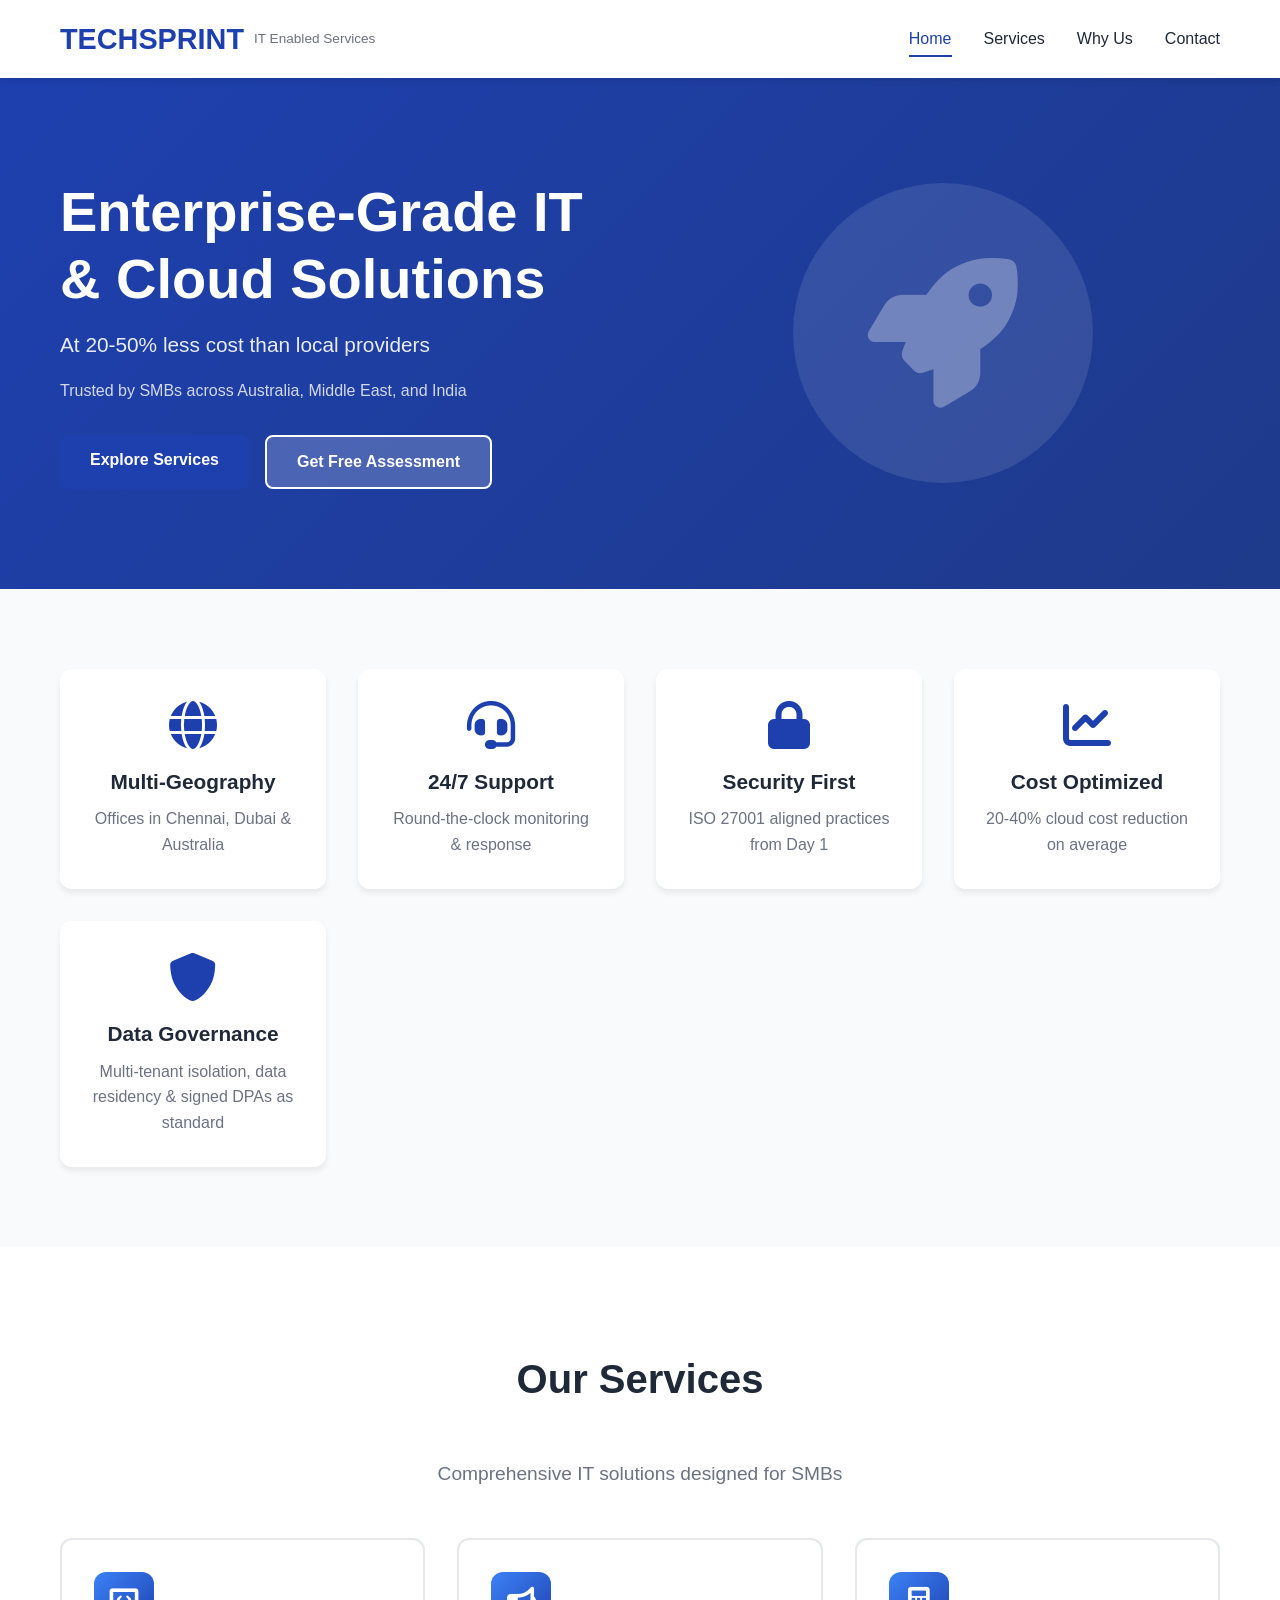
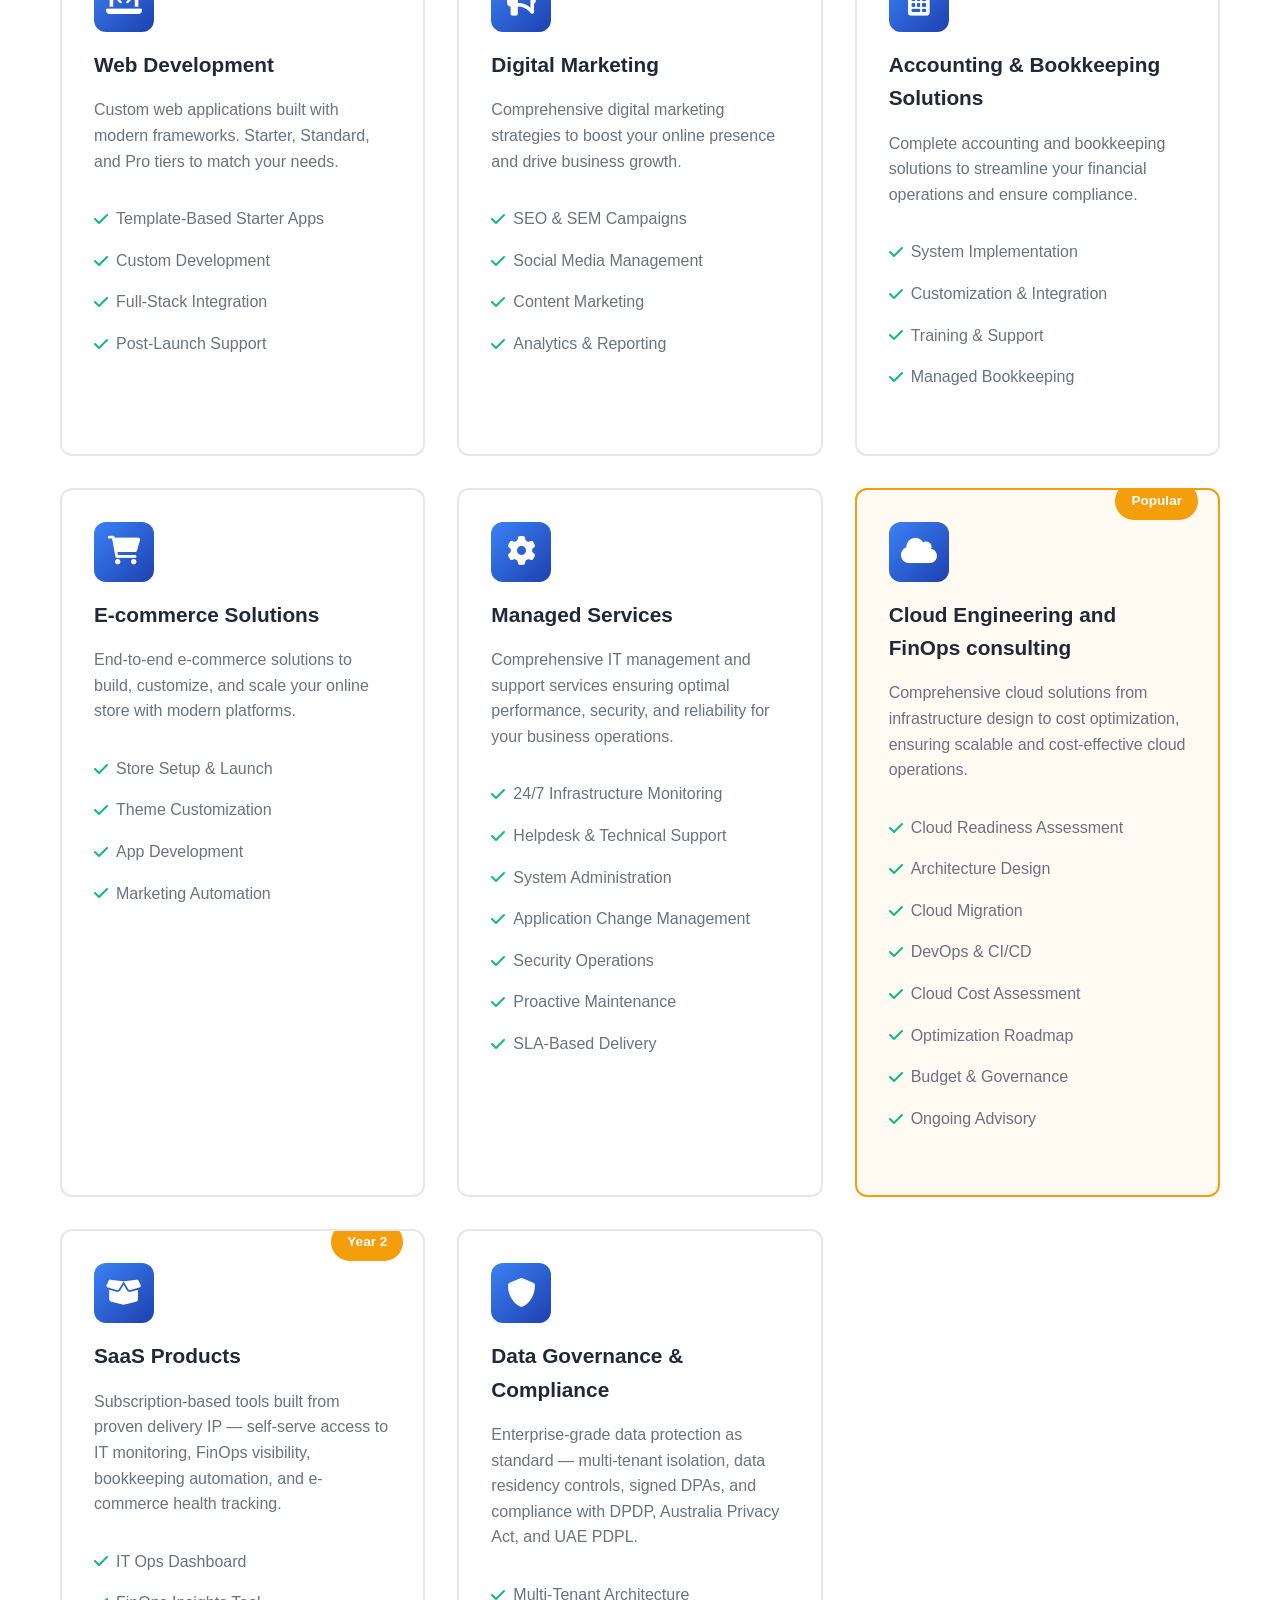
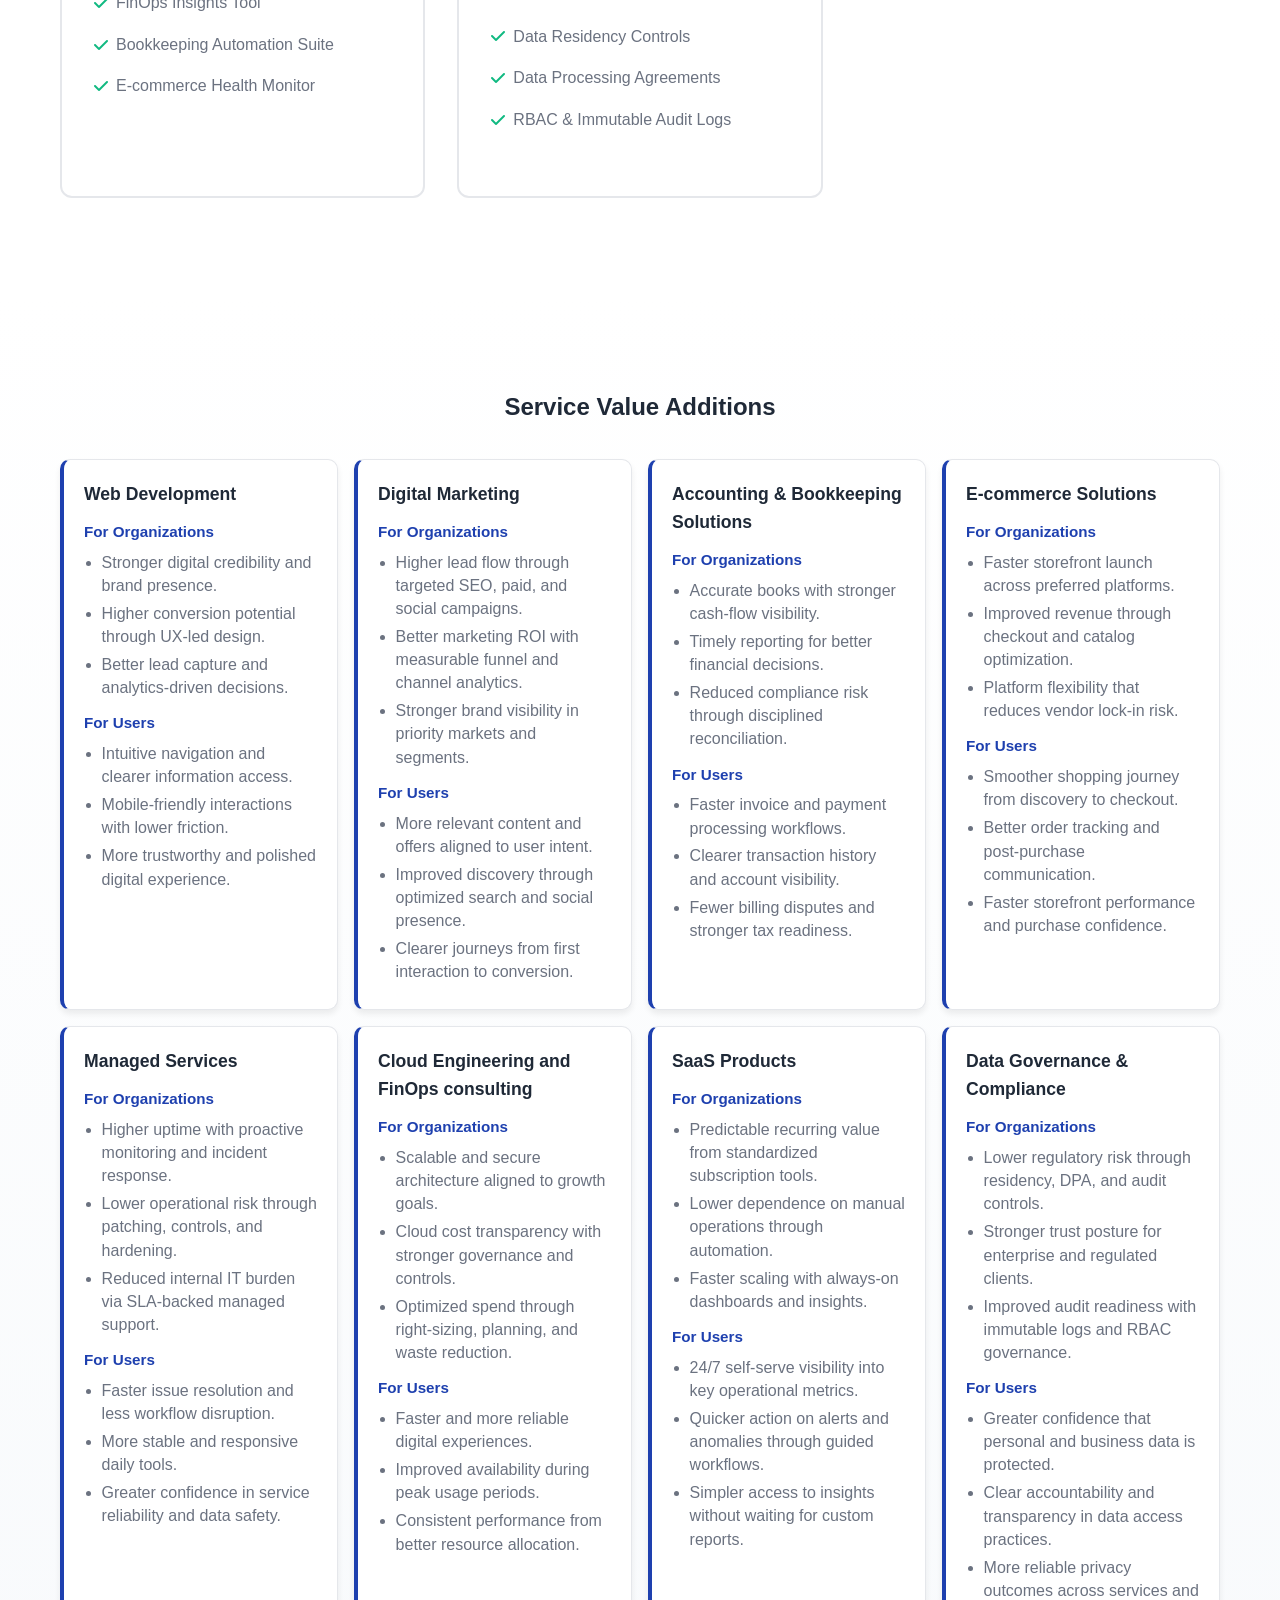
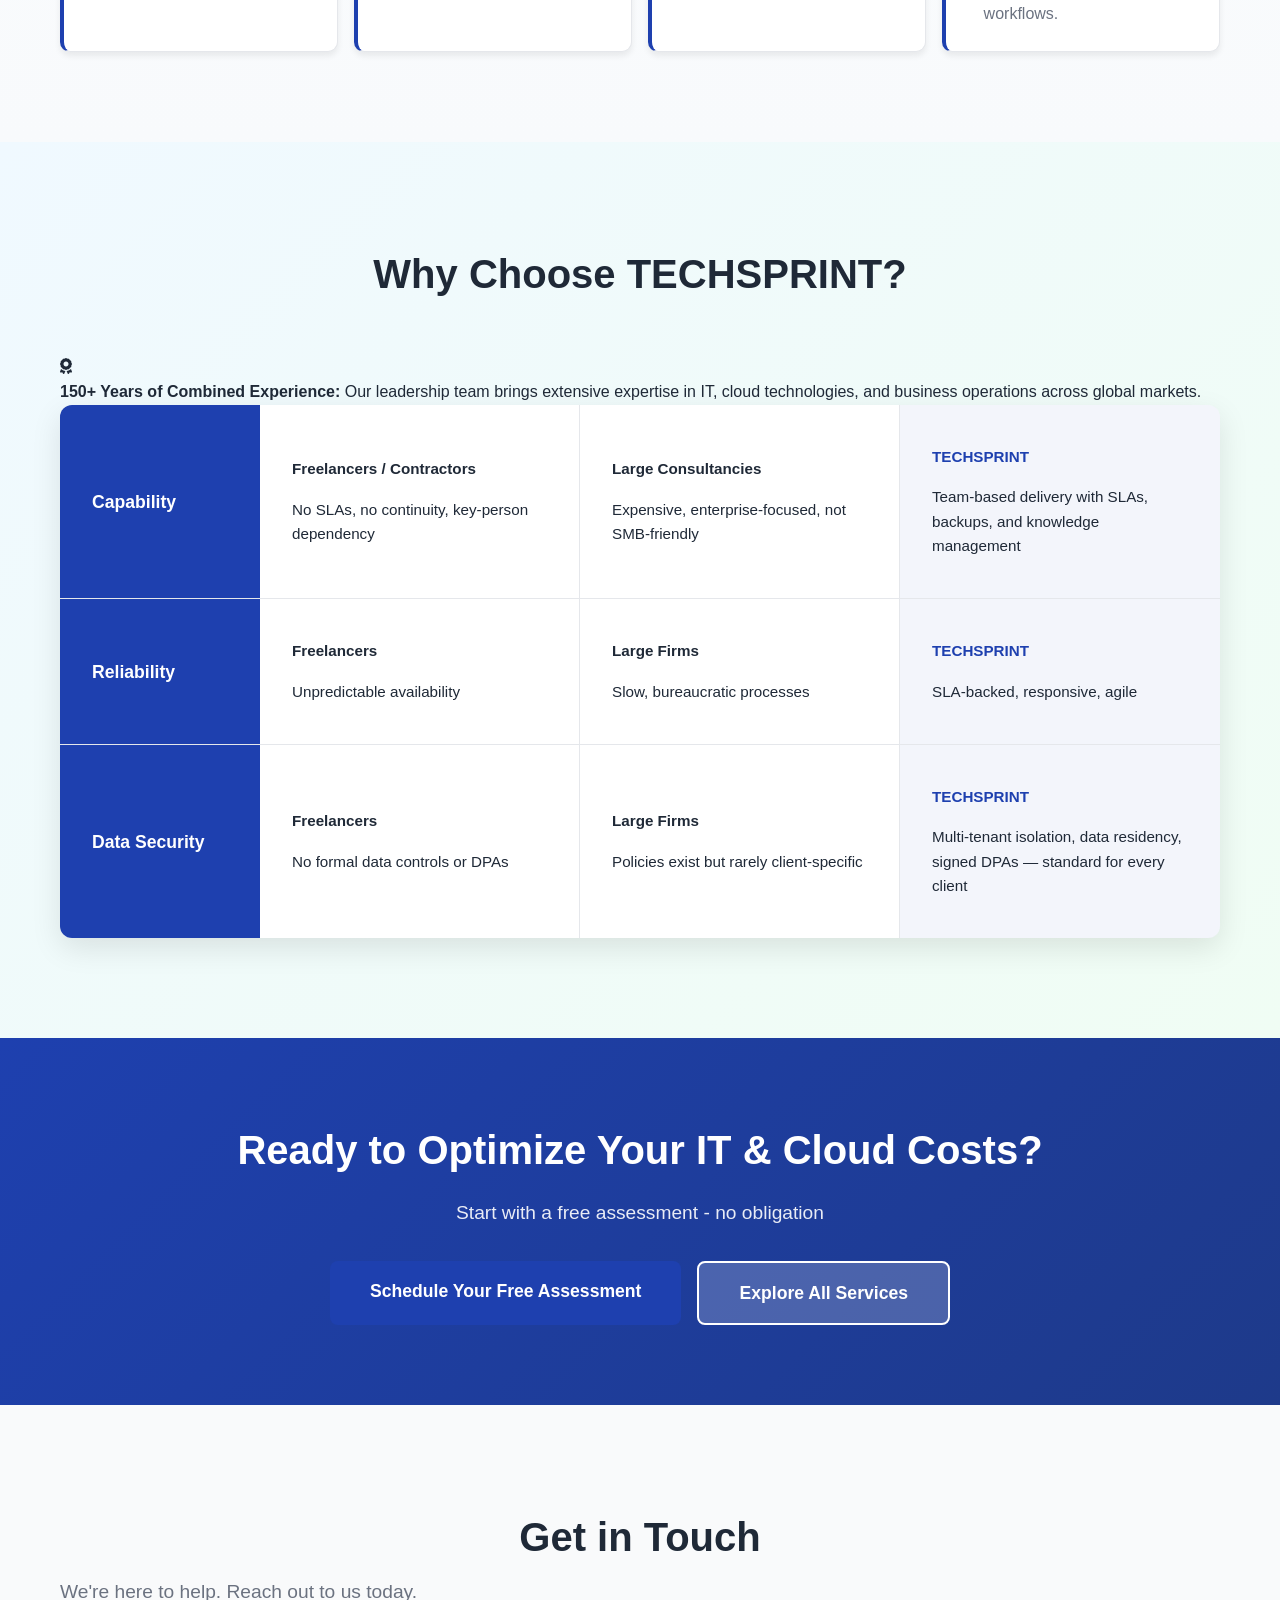
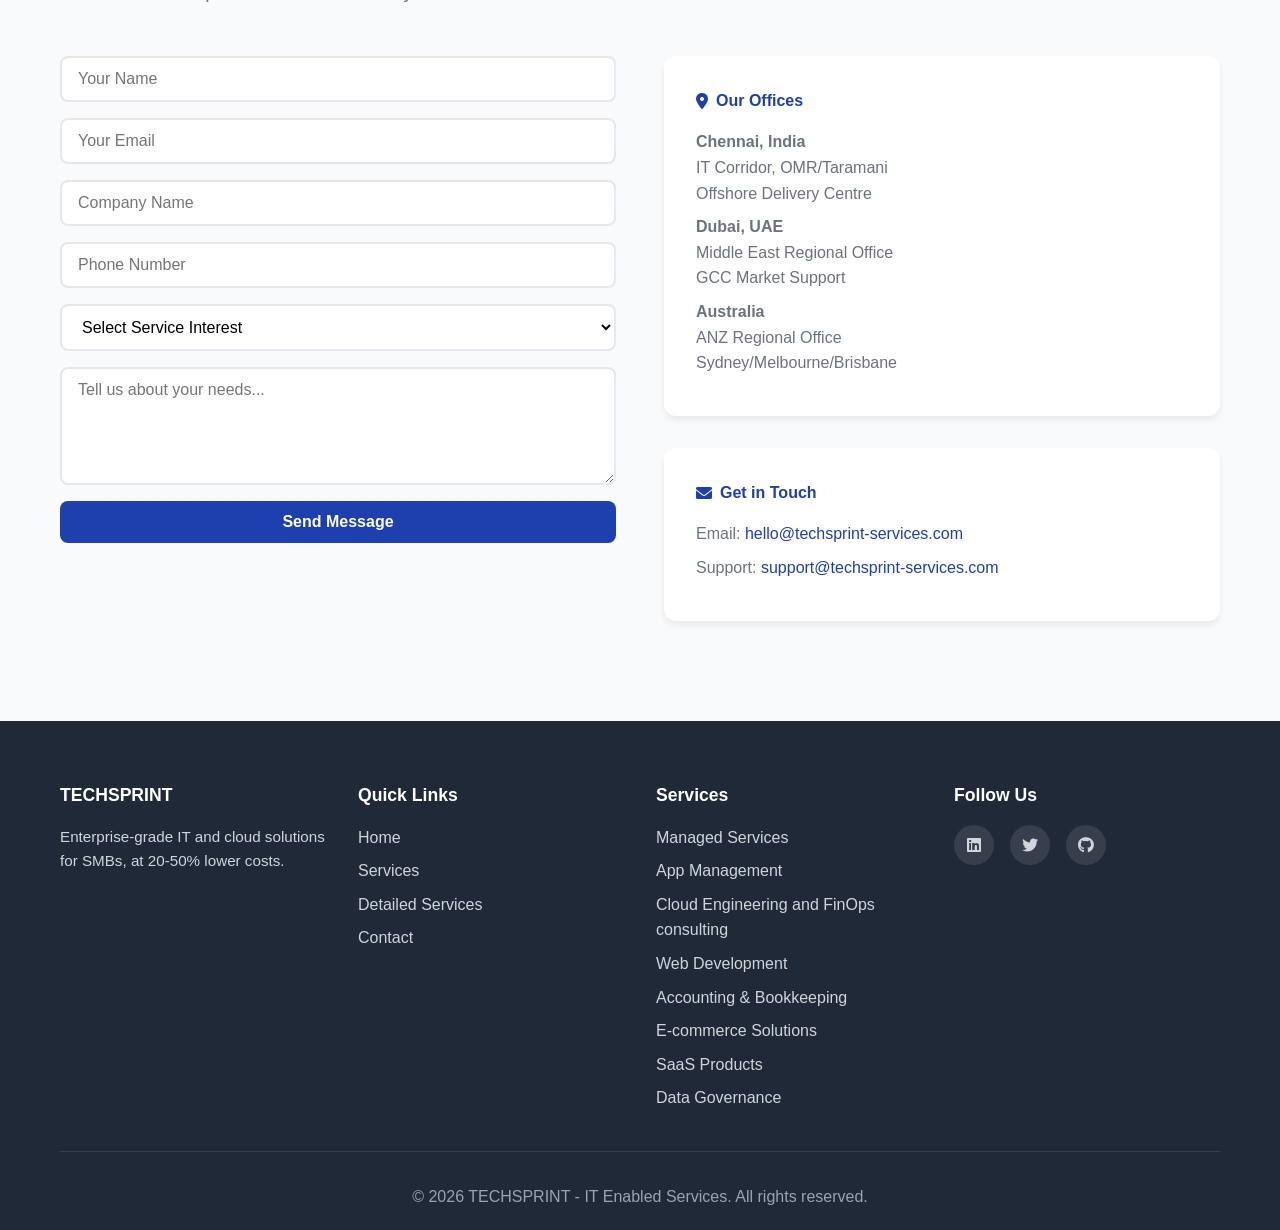
<file: index.html>
<!DOCTYPE html>
<html lang="en">
<head>
    <meta charset="UTF-8">
    <meta name="viewport" content="width=device-width, initial-scale=1.0">
    <title>TECHSPRINT - IT Enabled Services | Affordable Cloud & IT Solutions for SMBs</title>
    <link rel="stylesheet" href="styles.css">
    <link rel="stylesheet" href="https://cdnjs.cloudflare.com/ajax/libs/font-awesome/6.0.0/css/all.min.css">
</head>
<body>
    <!-- Navigation -->
    <nav class="navbar">
        <div class="container">
            <div class="logo">
                <h1>TECHSPRINT</h1>
                <p>IT Enabled Services</p>
            </div>
            <ul class="nav-links">
                <li><a href="#home">Home</a></li>
                <li><a href="#services">Services</a></li>
                <li><a href="#why-us">Why Us</a></li>
                <li><a href="#contact">Contact</a></li>
            </ul>
            <div class="hamburger">
                <span></span>
                <span></span>
                <span></span>
            </div>
        </div>
    </nav>

    <!-- Hero Section -->
    <section id="home" class="hero">
        <div class="container">
            <div class="hero-content">
                <h1>Enterprise-Grade IT & Cloud Solutions</h1>
                <p>At 20-50% less cost than local providers</p>
                <p class="tagline">Trusted by SMBs across Australia, Middle East, and India</p>
                <div class="hero-buttons">
                    <a href="#services" class="btn btn-primary">Explore Services</a>
                    <a href="#contact" class="btn btn-secondary">Get Free Assessment</a>
                </div>
            </div>
            <div class="hero-image">
                <div class="hero-icon">
                    <i class="fas fa-rocket"></i>
                </div>
            </div>
        </div>
    </section>

    <!-- Key Highlights -->
    <section class="highlights">
        <div class="container">
            <div class="highlight-grid">
                <div class="highlight-card">
                    <i class="fas fa-globe"></i>
                    <h3>Multi-Geography</h3>
                    <p>Offices in Chennai, Dubai & Australia</p>
                </div>
                <div class="highlight-card">
                    <i class="fas fa-headset"></i>
                    <h3>24/7 Support</h3>
                    <p>Round-the-clock monitoring & response</p>
                </div>
                <div class="highlight-card">
                    <i class="fas fa-lock"></i>
                    <h3>Security First</h3>
                    <p>ISO 27001 aligned practices from Day 1</p>
                </div>
                <div class="highlight-card">
                    <i class="fas fa-chart-line"></i>
                    <h3>Cost Optimized</h3>
                    <p>20-40% cloud cost reduction on average</p>
                </div>
                <div class="highlight-card">
                    <i class="fas fa-shield-alt"></i>
                    <h3>Data Governance</h3>
                    <p>Multi-tenant isolation, data residency & signed DPAs as standard</p>
                </div>
            </div>
        </div>
    </section>

    <!-- Services -->
    <section id="services" class="services">
        <div class="container">
            <h2>Our Services</h2>
            <p class="section-subtitle">Comprehensive IT solutions designed for SMBs</p>
            
            <div class="services-grid">

                <div class="service-card" onclick="window.location.href='services.html#web-development';" role="link" tabindex="0">
                    <div class="service-icon">
                        <i class="fas fa-laptop-code"></i>
                    </div>
                    <h3>Web Development</h3>
                    <p>Custom web applications built with modern frameworks. Starter, Standard, and Pro tiers to match your needs.</p>
                    <ul class="service-features">
                        <li><i class="fas fa-check"></i> Template-Based Starter Apps</li>
                        <li><i class="fas fa-check"></i> Custom Development</li>
                        <li><i class="fas fa-check"></i> Full-Stack Integration</li>
                        <li><i class="fas fa-check"></i> Post-Launch Support</li>
                    </ul>
                </div>

                <div class="service-card" onclick="window.location.href='services.html#digital-marketing';" role="link" tabindex="0">
                    <div class="service-icon">
                        <i class="fas fa-bullhorn"></i>
                    </div>
                    <h3>Digital Marketing</h3>
                    <p>Comprehensive digital marketing strategies to boost your online presence and drive business growth.</p>
                    <ul class="service-features">
                        <li><i class="fas fa-check"></i> SEO & SEM Campaigns</li>
                        <li><i class="fas fa-check"></i> Social Media Management</li>
                        <li><i class="fas fa-check"></i> Content Marketing</li>
                        <li><i class="fas fa-check"></i> Analytics & Reporting</li>
                    </ul>
                </div>

                <div class="service-card" onclick="window.location.href='services.html#accounting-bookkeeping';" role="link" tabindex="0">
                    <div class="service-icon">
                        <i class="fas fa-calculator"></i>
                    </div>
                    <h3>Accounting & Bookkeeping Solutions</h3>
                    <p>Complete accounting and bookkeeping solutions to streamline your financial operations and ensure compliance.</p>
                    <ul class="service-features">
                        <li><i class="fas fa-check"></i> System Implementation</li>
                        <li><i class="fas fa-check"></i> Customization & Integration</li>
                        <li><i class="fas fa-check"></i> Training & Support</li>
                        <li><i class="fas fa-check"></i> Managed Bookkeeping</li>
                    </ul>
                </div>

                <div class="service-card" onclick="window.location.href='services.html#ecommerce';" role="link" tabindex="0">
                    <div class="service-icon">
                        <i class="fas fa-shopping-cart"></i>
                    </div>
                    <h3>E-commerce Solutions</h3>
                    <p>End-to-end e-commerce solutions to build, customize, and scale your online store with modern platforms.</p>
                    <ul class="service-features">
                        <li><i class="fas fa-check"></i> Store Setup & Launch</li>
                        <li><i class="fas fa-check"></i> Theme Customization</li>
                        <li><i class="fas fa-check"></i> App Development</li>
                        <li><i class="fas fa-check"></i> Marketing Automation</li>
                    </ul>
                </div>

                <div class="service-card" onclick="window.location.href='services.html#managed-services';" role="link" tabindex="0">
                    <div class="service-icon">
                        <i class="fas fa-cog"></i>
                    </div>
                    <h3>Managed Services</h3>
                    <p>Comprehensive IT management and support services ensuring optimal performance, security, and reliability for your business operations.</p>
                    <ul class="service-features">
                        <li><i class="fas fa-check"></i> 24/7 Infrastructure Monitoring</li>
                        <li><i class="fas fa-check"></i> Helpdesk & Technical Support</li>
                        <li><i class="fas fa-check"></i> System Administration</li>
                        <li><i class="fas fa-check"></i> Application Change Management</li>
                        <li><i class="fas fa-check"></i> Security Operations</li>
                        <li><i class="fas fa-check"></i> Proactive Maintenance</li>
                        <li><i class="fas fa-check"></i> SLA-Based Delivery</li>
                    </ul>
                </div>

                <div class="service-card featured" onclick="window.location.href='services.html#cloud-finops';" role="link" tabindex="0">
                    <div class="badge">Popular</div>
                    <div class="service-icon">
                        <i class="fas fa-cloud"></i>
                    </div>
                    <h3>Cloud Engineering and FinOps consulting</h3>
                    <p>Comprehensive cloud solutions from infrastructure design to cost optimization, ensuring scalable and cost-effective cloud operations.</p>
                    <ul class="service-features">
                        <li><i class="fas fa-check"></i> Cloud Readiness Assessment</li>
                        <li><i class="fas fa-check"></i> Architecture Design</li>
                        <li><i class="fas fa-check"></i> Cloud Migration</li>
                        <li><i class="fas fa-check"></i> DevOps & CI/CD</li>
                        <li><i class="fas fa-check"></i> Cloud Cost Assessment</li>
                        <li><i class="fas fa-check"></i> Optimization Roadmap</li>
                        <li><i class="fas fa-check"></i> Budget & Governance</li>
                        <li><i class="fas fa-check"></i> Ongoing Advisory</li>
                    </ul>
                </div>

                <div class="service-card" onclick="window.location.href='services.html#saas-products';" role="link" tabindex="0">
                    <div class="badge" style="background: var(--accent-color, #6f42c1);">Year 2</div>
                    <div class="service-icon">
                        <i class="fas fa-box-open"></i>
                    </div>
                    <h3>SaaS Products</h3>
                    <p>Subscription-based tools built from proven delivery IP — self-serve access to IT monitoring, FinOps visibility, bookkeeping automation, and e-commerce health tracking.</p>
                    <ul class="service-features">
                        <li><i class="fas fa-check"></i> IT Ops Dashboard</li>
                        <li><i class="fas fa-check"></i> FinOps Insights Tool</li>
                        <li><i class="fas fa-check"></i> Bookkeeping Automation Suite</li>
                        <li><i class="fas fa-check"></i> E-commerce Health Monitor</li>
                    </ul>
                </div>

                <div class="service-card" onclick="window.location.href='services.html#data-governance';" role="link" tabindex="0">
                    <div class="service-icon">
                        <i class="fas fa-shield-alt"></i>
                    </div>
                    <h3>Data Governance & Compliance</h3>
                    <p>Enterprise-grade data protection as standard — multi-tenant isolation, data residency controls, signed DPAs, and compliance with DPDP, Australia Privacy Act, and UAE PDPL.</p>
                    <ul class="service-features">
                        <li><i class="fas fa-check"></i> Multi-Tenant Architecture</li>
                        <li><i class="fas fa-check"></i> Data Residency Controls</li>
                        <li><i class="fas fa-check"></i> Data Processing Agreements</li>
                        <li><i class="fas fa-check"></i> RBAC & Immutable Audit Logs</li>
                    </ul>
                </div>

            </div>
        </div>
    </section>

    <section class="value-overview">
        <div class="container">
            <h2>Service Value Additions</h2>
            <div class="value-overview-grid">

                <article class="value-overview-card">
                    <h3>Web Development</h3>
                    <h4>For Organizations</h4>
                    <ul>
                        <li>Stronger digital credibility and brand presence.</li>
                        <li>Higher conversion potential through UX-led design.</li>
                        <li>Better lead capture and analytics-driven decisions.</li>
                    </ul>
                    <h4>For Users</h4>
                    <ul>
                        <li>Intuitive navigation and clearer information access.</li>
                        <li>Mobile-friendly interactions with lower friction.</li>
                        <li>More trustworthy and polished digital experience.</li>
                    </ul>
                </article>

                <article class="value-overview-card">
                    <h3>Digital Marketing</h3>
                    <h4>For Organizations</h4>
                    <ul>
                        <li>Higher lead flow through targeted SEO, paid, and social campaigns.</li>
                        <li>Better marketing ROI with measurable funnel and channel analytics.</li>
                        <li>Stronger brand visibility in priority markets and segments.</li>
                    </ul>
                    <h4>For Users</h4>
                    <ul>
                        <li>More relevant content and offers aligned to user intent.</li>
                        <li>Improved discovery through optimized search and social presence.</li>
                        <li>Clearer journeys from first interaction to conversion.</li>
                    </ul>
                </article>

                <article class="value-overview-card">
                    <h3>Accounting & Bookkeeping Solutions</h3>
                    <h4>For Organizations</h4>
                    <ul>
                        <li>Accurate books with stronger cash-flow visibility.</li>
                        <li>Timely reporting for better financial decisions.</li>
                        <li>Reduced compliance risk through disciplined reconciliation.</li>
                    </ul>
                    <h4>For Users</h4>
                    <ul>
                        <li>Faster invoice and payment processing workflows.</li>
                        <li>Clearer transaction history and account visibility.</li>
                        <li>Fewer billing disputes and stronger tax readiness.</li>
                    </ul>
                </article>

                <article class="value-overview-card">
                    <h3>E-commerce Solutions</h3>
                    <h4>For Organizations</h4>
                    <ul>
                        <li>Faster storefront launch across preferred platforms.</li>
                        <li>Improved revenue through checkout and catalog optimization.</li>
                        <li>Platform flexibility that reduces vendor lock-in risk.</li>
                    </ul>
                    <h4>For Users</h4>
                    <ul>
                        <li>Smoother shopping journey from discovery to checkout.</li>
                        <li>Better order tracking and post-purchase communication.</li>
                        <li>Faster storefront performance and purchase confidence.</li>
                    </ul>
                </article>

                <article class="value-overview-card">
                    <h3>Managed Services</h3>
                    <h4>For Organizations</h4>
                    <ul>
                        <li>Higher uptime with proactive monitoring and incident response.</li>
                        <li>Lower operational risk through patching, controls, and hardening.</li>
                        <li>Reduced internal IT burden via SLA-backed managed support.</li>
                    </ul>
                    <h4>For Users</h4>
                    <ul>
                        <li>Faster issue resolution and less workflow disruption.</li>
                        <li>More stable and responsive daily tools.</li>
                        <li>Greater confidence in service reliability and data safety.</li>
                    </ul>
                </article>

                <article class="value-overview-card">
                    <h3>Cloud Engineering and FinOps consulting</h3>
                    <h4>For Organizations</h4>
                    <ul>
                        <li>Scalable and secure architecture aligned to growth goals.</li>
                        <li>Cloud cost transparency with stronger governance and controls.</li>
                        <li>Optimized spend through right-sizing, planning, and waste reduction.</li>
                    </ul>
                    <h4>For Users</h4>
                    <ul>
                        <li>Faster and more reliable digital experiences.</li>
                        <li>Improved availability during peak usage periods.</li>
                        <li>Consistent performance from better resource allocation.</li>
                    </ul>
                </article>

                <article class="value-overview-card">
                    <h3>SaaS Products</h3>
                    <h4>For Organizations</h4>
                    <ul>
                        <li>Predictable recurring value from standardized subscription tools.</li>
                        <li>Lower dependence on manual operations through automation.</li>
                        <li>Faster scaling with always-on dashboards and insights.</li>
                    </ul>
                    <h4>For Users</h4>
                    <ul>
                        <li>24/7 self-serve visibility into key operational metrics.</li>
                        <li>Quicker action on alerts and anomalies through guided workflows.</li>
                        <li>Simpler access to insights without waiting for custom reports.</li>
                    </ul>
                </article>

                <article class="value-overview-card">
                    <h3>Data Governance & Compliance</h3>
                    <h4>For Organizations</h4>
                    <ul>
                        <li>Lower regulatory risk through residency, DPA, and audit controls.</li>
                        <li>Stronger trust posture for enterprise and regulated clients.</li>
                        <li>Improved audit readiness with immutable logs and RBAC governance.</li>
                    </ul>
                    <h4>For Users</h4>
                    <ul>
                        <li>Greater confidence that personal and business data is protected.</li>
                        <li>Clear accountability and transparency in data access practices.</li>
                        <li>More reliable privacy outcomes across services and workflows.</li>
                    </ul>
                </article>
            </div>
        </div>
    </section>

    <!-- Why Us -->
    <section id="why-us" class="why-us">
        <div class="container">
            <h2>Why Choose TECHSPRINT?</h2>
            
            <div class="experience-highlight">
                <i class="fas fa-award"></i>
                <p><strong>150+ Years of Combined Experience:</strong> Our leadership team brings extensive expertise in IT, cloud technologies, and business operations across global markets.</p>
            </div>
            
            <div class="comparison-table">
                <div class="comparison-row">
                    <div class="comparison-label">
                        <h4>Capability</h4>
                    </div>
                    <div class="comparison-items">
                        <div class="item">
                            <p><strong>Freelancers / Contractors</strong></p>
                            <p>No SLAs, no continuity, key-person dependency</p>
                        </div>
                        <div class="item">
                            <p><strong>Large Consultancies</strong></p>
                            <p>Expensive, enterprise-focused, not SMB-friendly</p>
                        </div>
                        <div class="item highlight-item">
                            <p><strong>TECHSPRINT</strong></p>
                            <p>Team-based delivery with SLAs, backups, and knowledge management</p>
                        </div>
                    </div>
                </div>
                <div class="comparison-row">
                    <div class="comparison-label">
                        <h4>Reliability</h4>
                    </div>
                    <div class="comparison-items">
                        <div class="item">
                            <p><strong>Freelancers</strong></p>
                            <p>Unpredictable availability</p>
                        </div>
                        <div class="item">
                            <p><strong>Large Firms</strong></p>
                            <p>Slow, bureaucratic processes</p>
                        </div>
                        <div class="item highlight-item">
                            <p><strong>TECHSPRINT</strong></p>
                            <p>SLA-backed, responsive, agile</p>
                        </div>
                    </div>
                </div>
                <div class="comparison-row">
                    <div class="comparison-label">
                        <h4>Data Security</h4>
                    </div>
                    <div class="comparison-items">
                        <div class="item">
                            <p><strong>Freelancers</strong></p>
                            <p>No formal data controls or DPAs</p>
                        </div>
                        <div class="item">
                            <p><strong>Large Firms</strong></p>
                            <p>Policies exist but rarely client-specific</p>
                        </div>
                        <div class="item highlight-item">
                            <p><strong>TECHSPRINT</strong></p>
                            <p>Multi-tenant isolation, data residency, signed DPAs — standard for every client</p>
                        </div>
                    </div>
                </div>
            </div>
        </div>
    </section>

    <!-- CTA Section -->
    <section class="cta">
        <div class="container">
            <h2>Ready to Optimize Your IT & Cloud Costs?</h2>
            <p>Start with a free assessment - no obligation</p>
            <div class="cta-buttons">
                <a href="#contact" class="btn btn-primary btn-large">Schedule Your Free Assessment</a>
                <a href="services.html" class="btn btn-secondary btn-large">Explore All Services</a>
            </div>
        </div>
    </section>

    <!-- Contact Section -->
    <section id="contact" class="contact">
        <div class="container">
            <h2>Get in Touch</h2>
            <p class="section-subtitle">We're here to help. Reach out to us today.</p>
            
            <div class="contact-grid">
                <div class="contact-form">
                    <form>
                        <div class="form-group">
                            <input type="text" placeholder="Your Name" required>
                        </div>
                        <div class="form-group">
                            <input type="email" placeholder="Your Email" required>
                        </div>
                        <div class="form-group">
                            <input type="text" placeholder="Company Name">
                        </div>
                        <div class="form-group">
                            <input type="tel" placeholder="Phone Number">
                        </div>
                        <div class="form-group">
                            <select required>
                                <option value="">Select Service Interest</option>
                                <option value="managed-services">Managed Services</option>
                                <option value="app-management">Application Management</option>
                                <option value="cloud-engineering-finops">Cloud Engineering and FinOps consulting</option>
                                <option value="web-development">Web Development</option>
                                <option value="accounting-bookkeeping">Accounting & Bookkeeping</option>
                                <option value="ecommerce">E-commerce Solutions</option>
                                <option value="saas-products">SaaS Products</option>
                                <option value="data-governance">Data Governance & Compliance</option>
                                <option value="other">Other</option>
                            </select>
                        </div>
                        <div class="form-group">
                            <textarea placeholder="Tell us about your needs..." rows="5"></textarea>
                        </div>
                        <button type="submit" class="btn btn-primary">Send Message</button>
                    </form>
                </div>

                <div class="contact-info">
                    <div class="contact-item">
                        <h4><i class="fas fa-map-marker-alt"></i> Our Offices</h4>
                        <p><strong>Chennai, India</strong><br>IT Corridor, OMR/Taramani<br>Offshore Delivery Centre</p>
                        <p><strong>Dubai, UAE</strong><br>Middle East Regional Office<br>GCC Market Support</p>
                        <p><strong>Australia</strong><br>ANZ Regional Office<br>Sydney/Melbourne/Brisbane</p>
                    </div>

                    <div class="contact-item">
                        <h4><i class="fas fa-envelope"></i> Get in Touch</h4>
                        <p>Email: <a href="mailto:hello@techsprint-services.com">hello@techsprint-services.com</a></p>
                        <p>Support: <a href="mailto:support@techsprint-services.com">support@techsprint-services.com</a></p>
                    </div>
                </div>
            </div>
        </div>
    </section>

    <!-- Footer -->
    <footer class="footer">
        <div class="container">
            <div class="footer-grid">
                <div class="footer-section">
                    <h4>TECHSPRINT</h4>
                    <p>Enterprise-grade IT and cloud solutions for SMBs, at 20-50% lower costs.</p>
                </div>
                <div class="footer-section">
                    <h4>Quick Links</h4>
                    <ul>
                        <li><a href="#home">Home</a></li>
                        <li><a href="#services">Services</a></li>
                        <li><a href="services.html">Detailed Services</a></li>
                        <li><a href="#contact">Contact</a></li>
                    </ul>
                </div>
                <div class="footer-section">
                    <h4>Services</h4>
                    <ul>
                        <li><a href="services.html#managed-services">Managed Services</a></li>
                        <li><a href="services.html#app-management">App Management</a></li>
                        <li><a href="services.html#cloud-finops">Cloud Engineering and FinOps consulting</a></li>
                        <li><a href="services.html#web-development">Web Development</a></li>
                        <li><a href="services.html#accounting-bookkeeping">Accounting & Bookkeeping</a></li>
                        <li><a href="services.html#ecommerce">E-commerce Solutions</a></li>
                        <li><a href="services.html#saas-products">SaaS Products</a></li>
                        <li><a href="services.html#data-governance">Data Governance</a></li>
                    </ul>
                </div>
                <div class="footer-section">
                    <h4>Follow Us</h4>
                    <div class="social-links">
                        <a href="#" target="_blank"><i class="fab fa-linkedin"></i></a>
                        <a href="#" target="_blank"><i class="fab fa-twitter"></i></a>
                        <a href="#" target="_blank"><i class="fab fa-github"></i></a>
                    </div>
                </div>
            </div>

            <div class="footer-bottom">
                <p>&copy; 2026 TECHSPRINT - IT Enabled Services. All rights reserved.</p>
            </div>
        </div>
    </footer>

    <script src="script.js"></script>
</body>
</html>
</file>
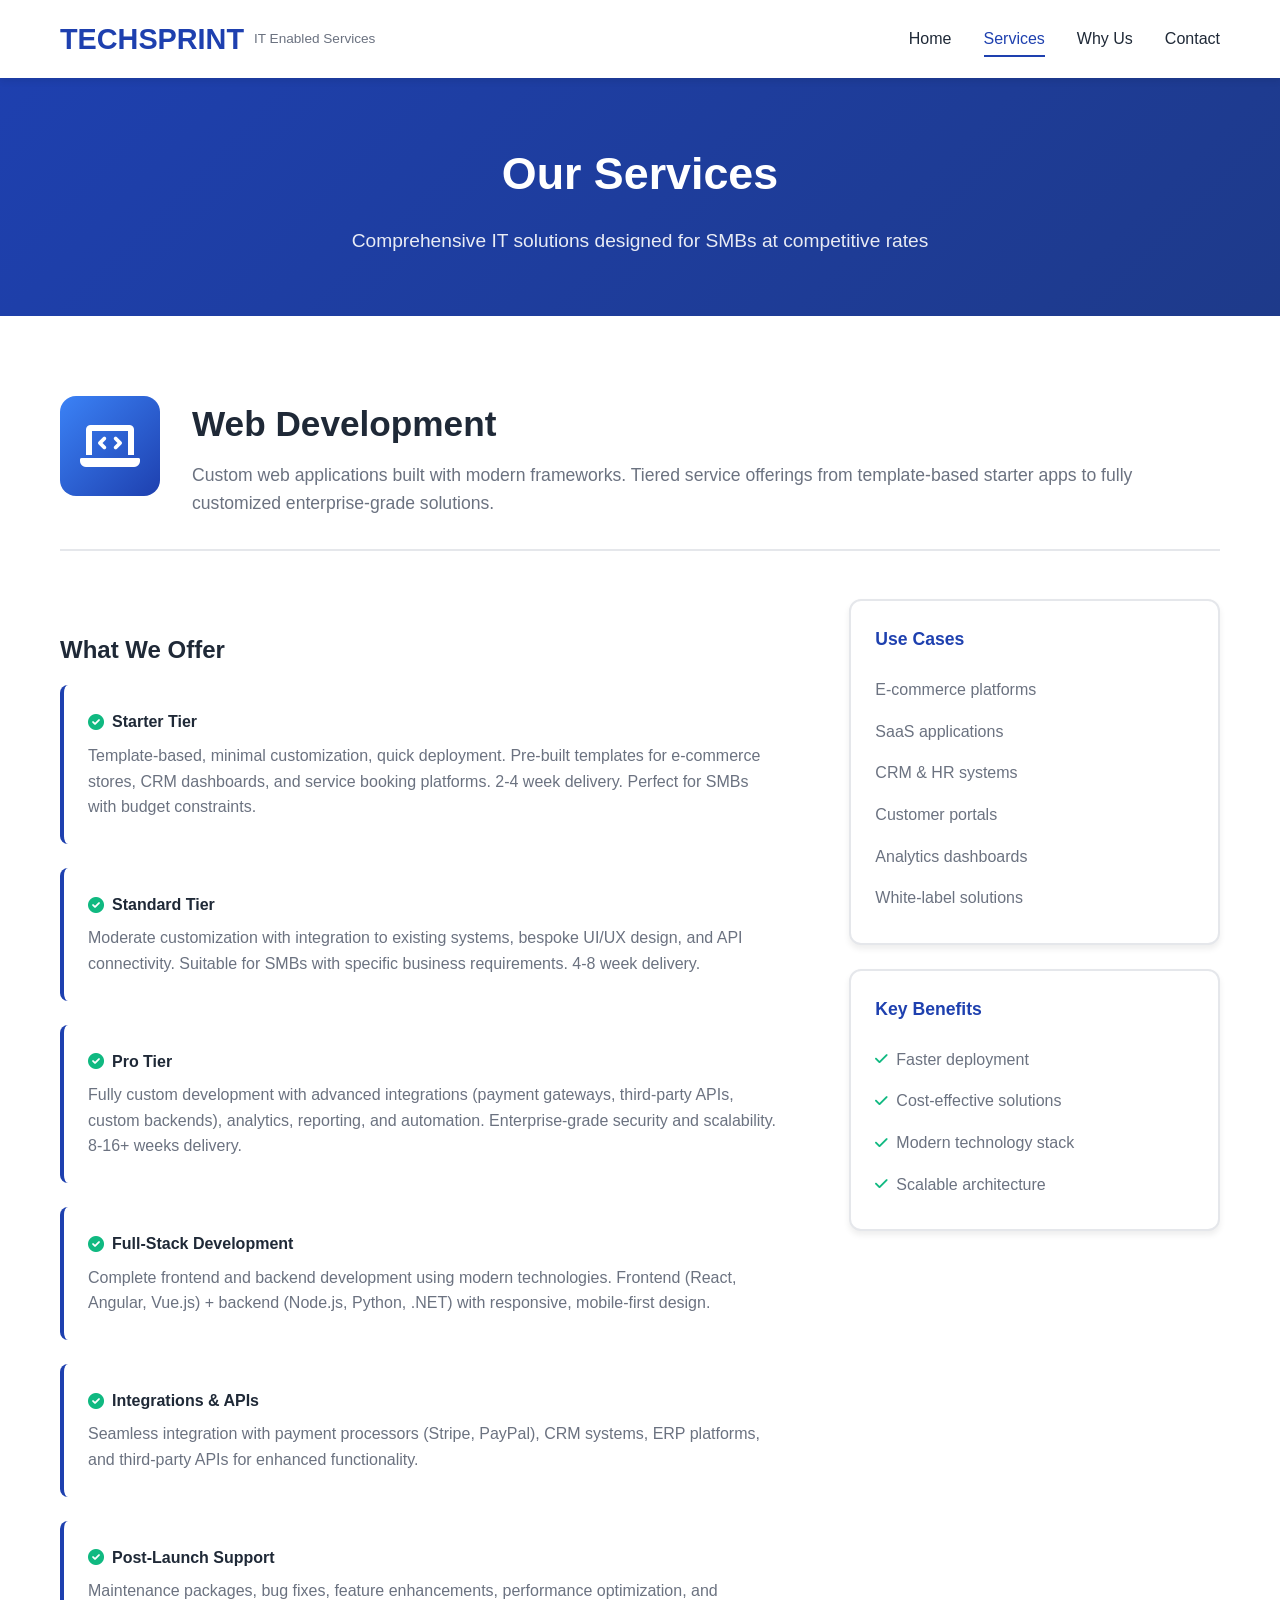
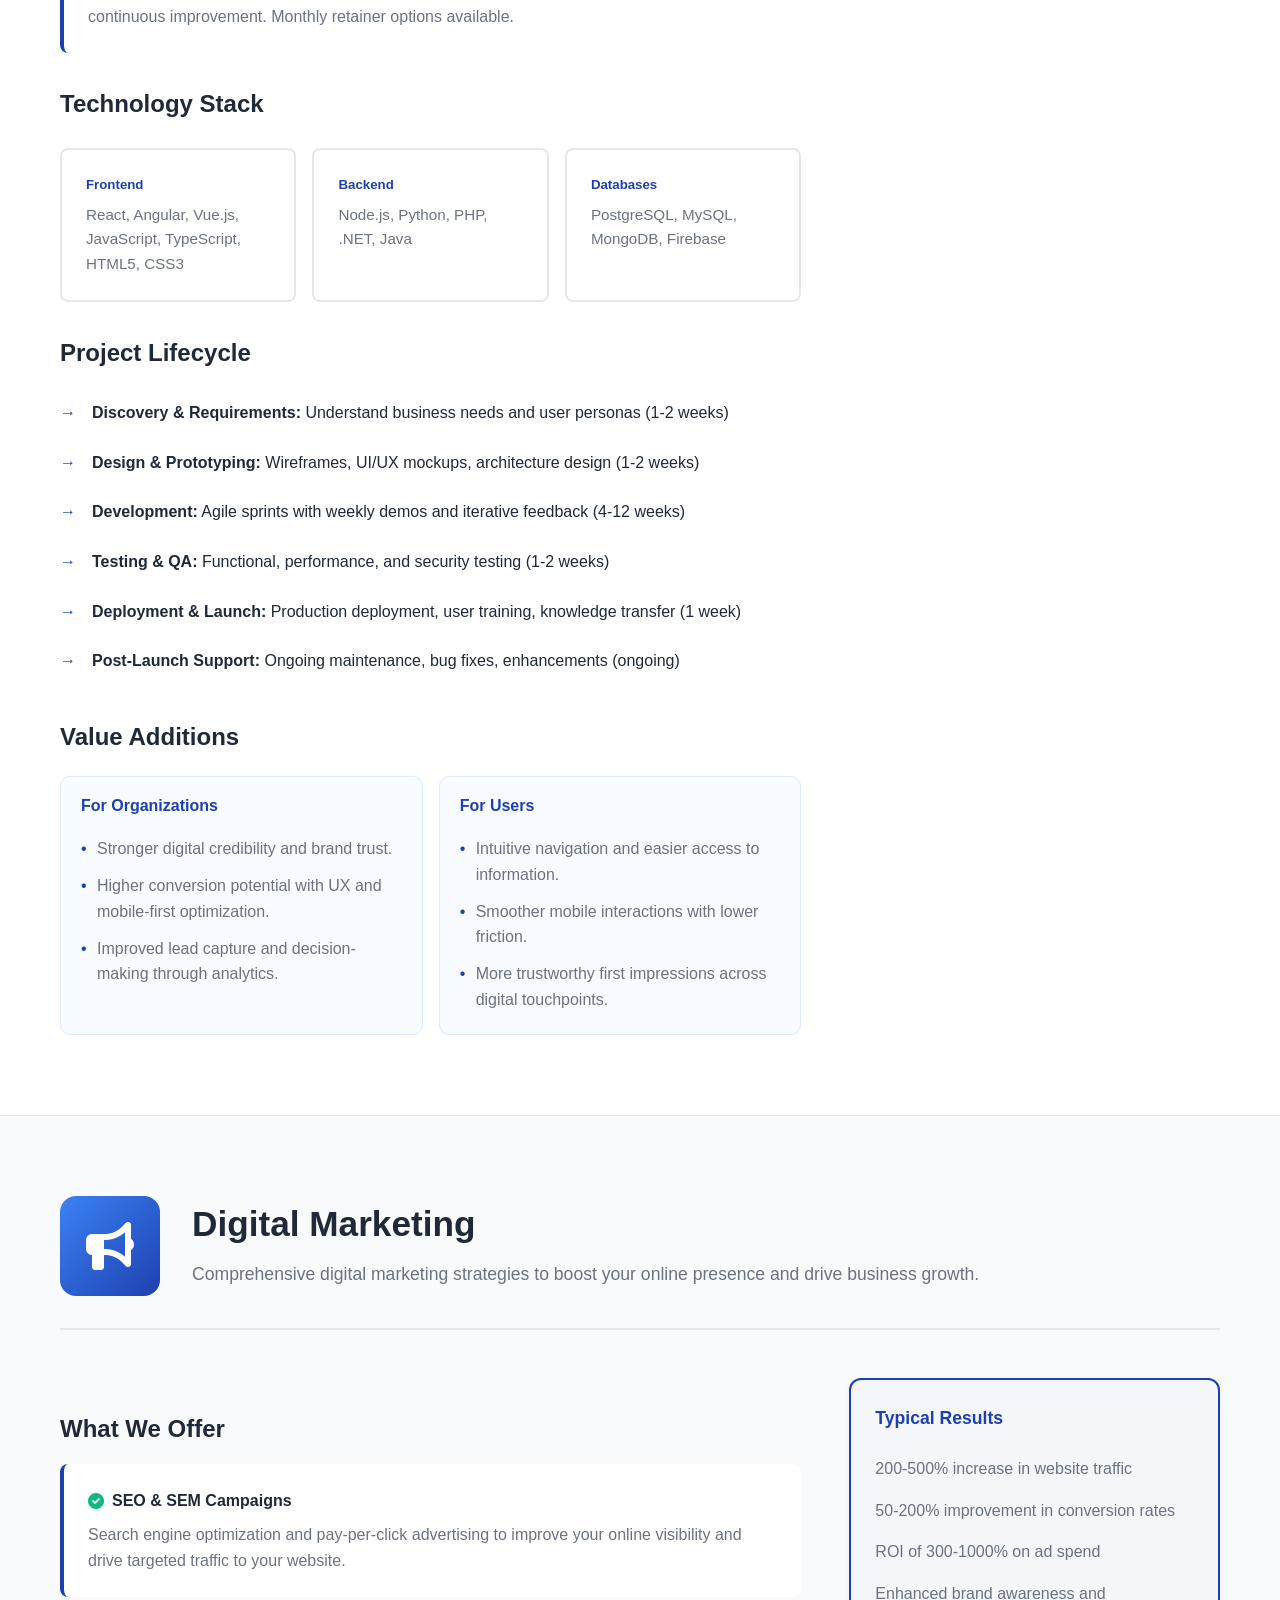
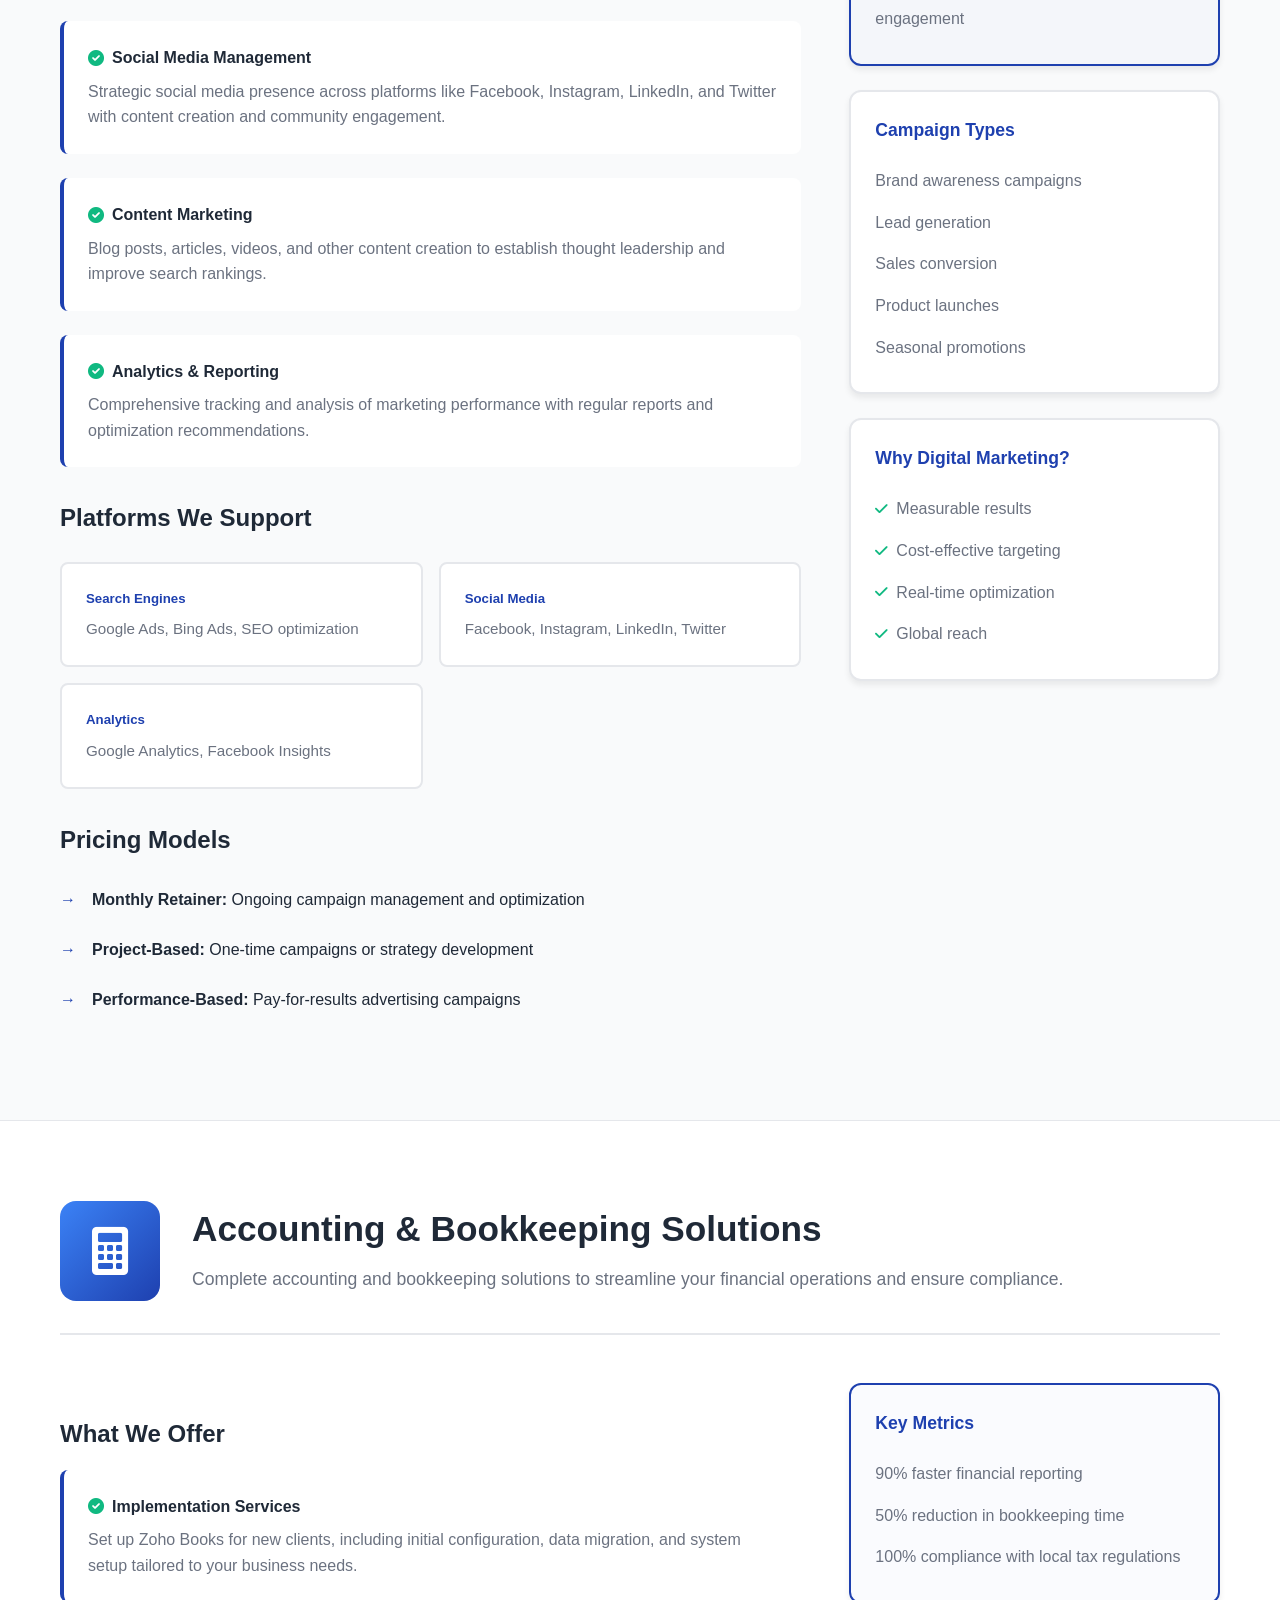
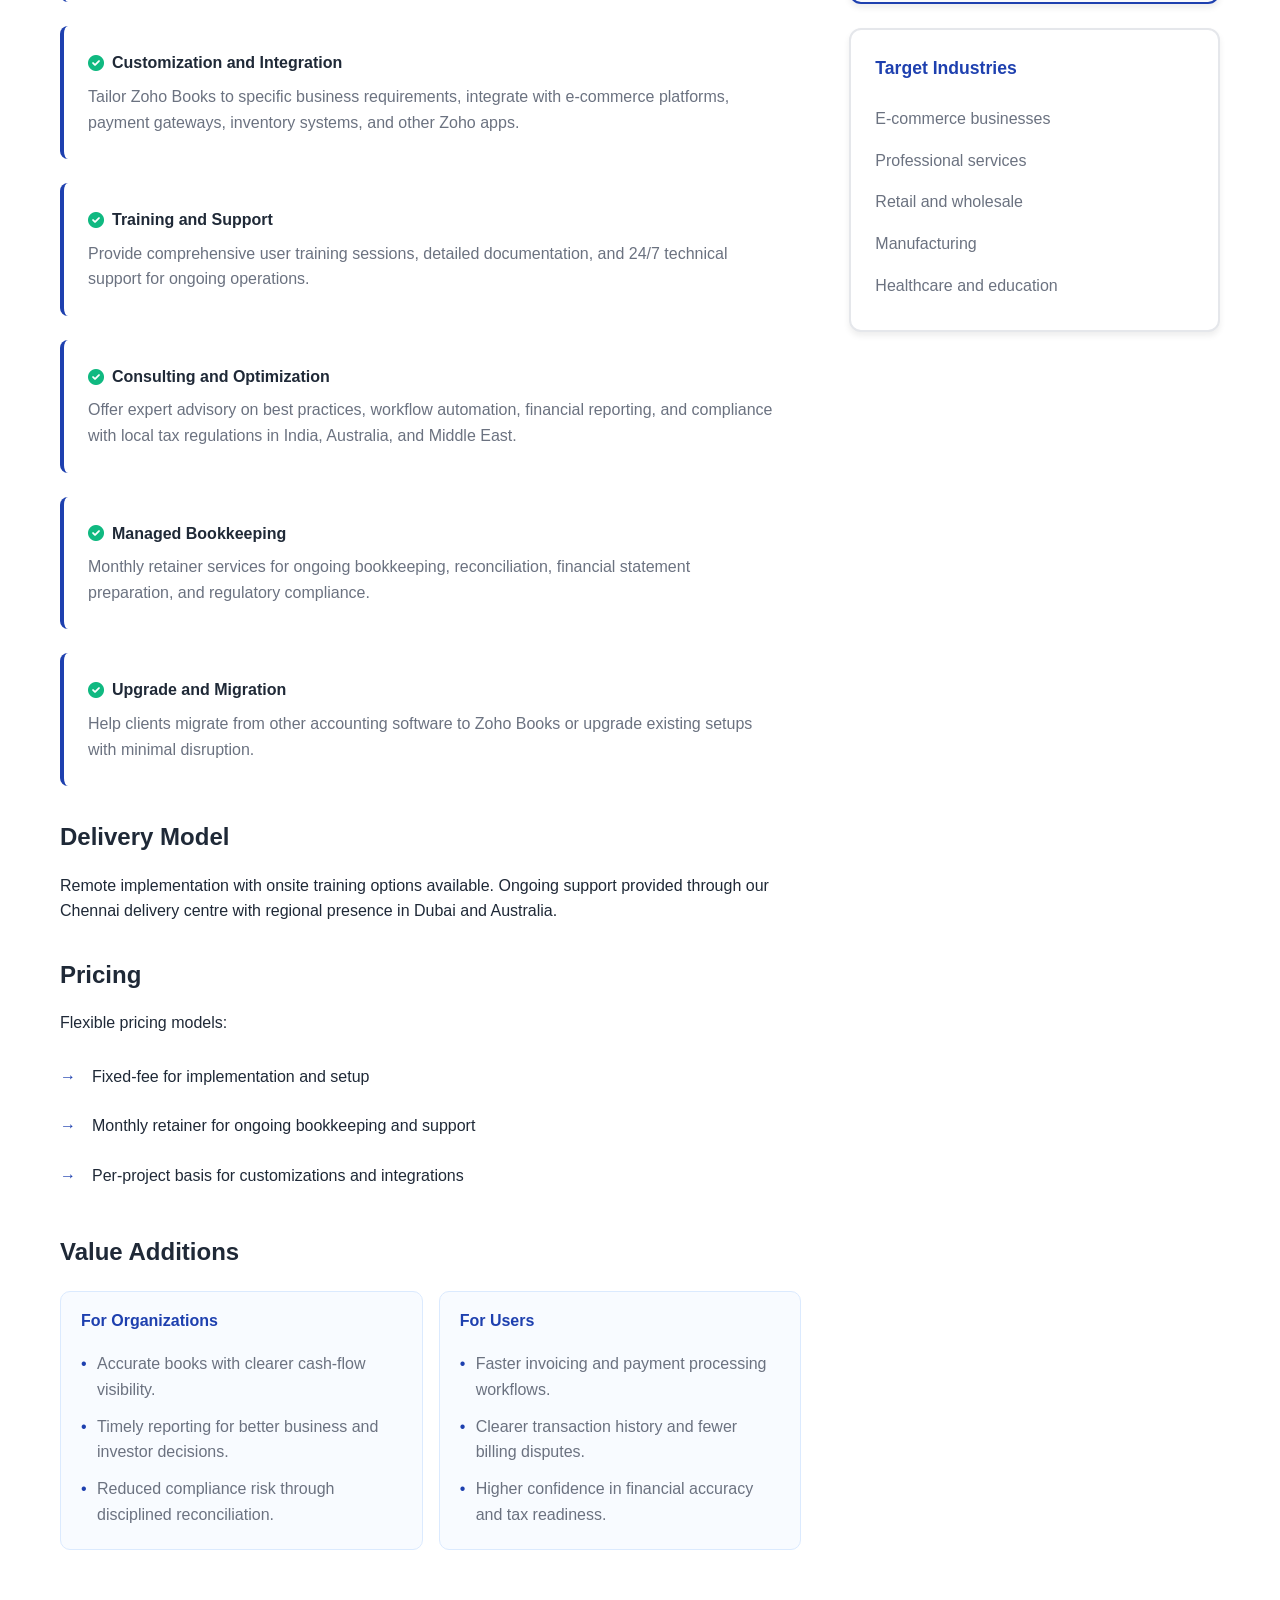
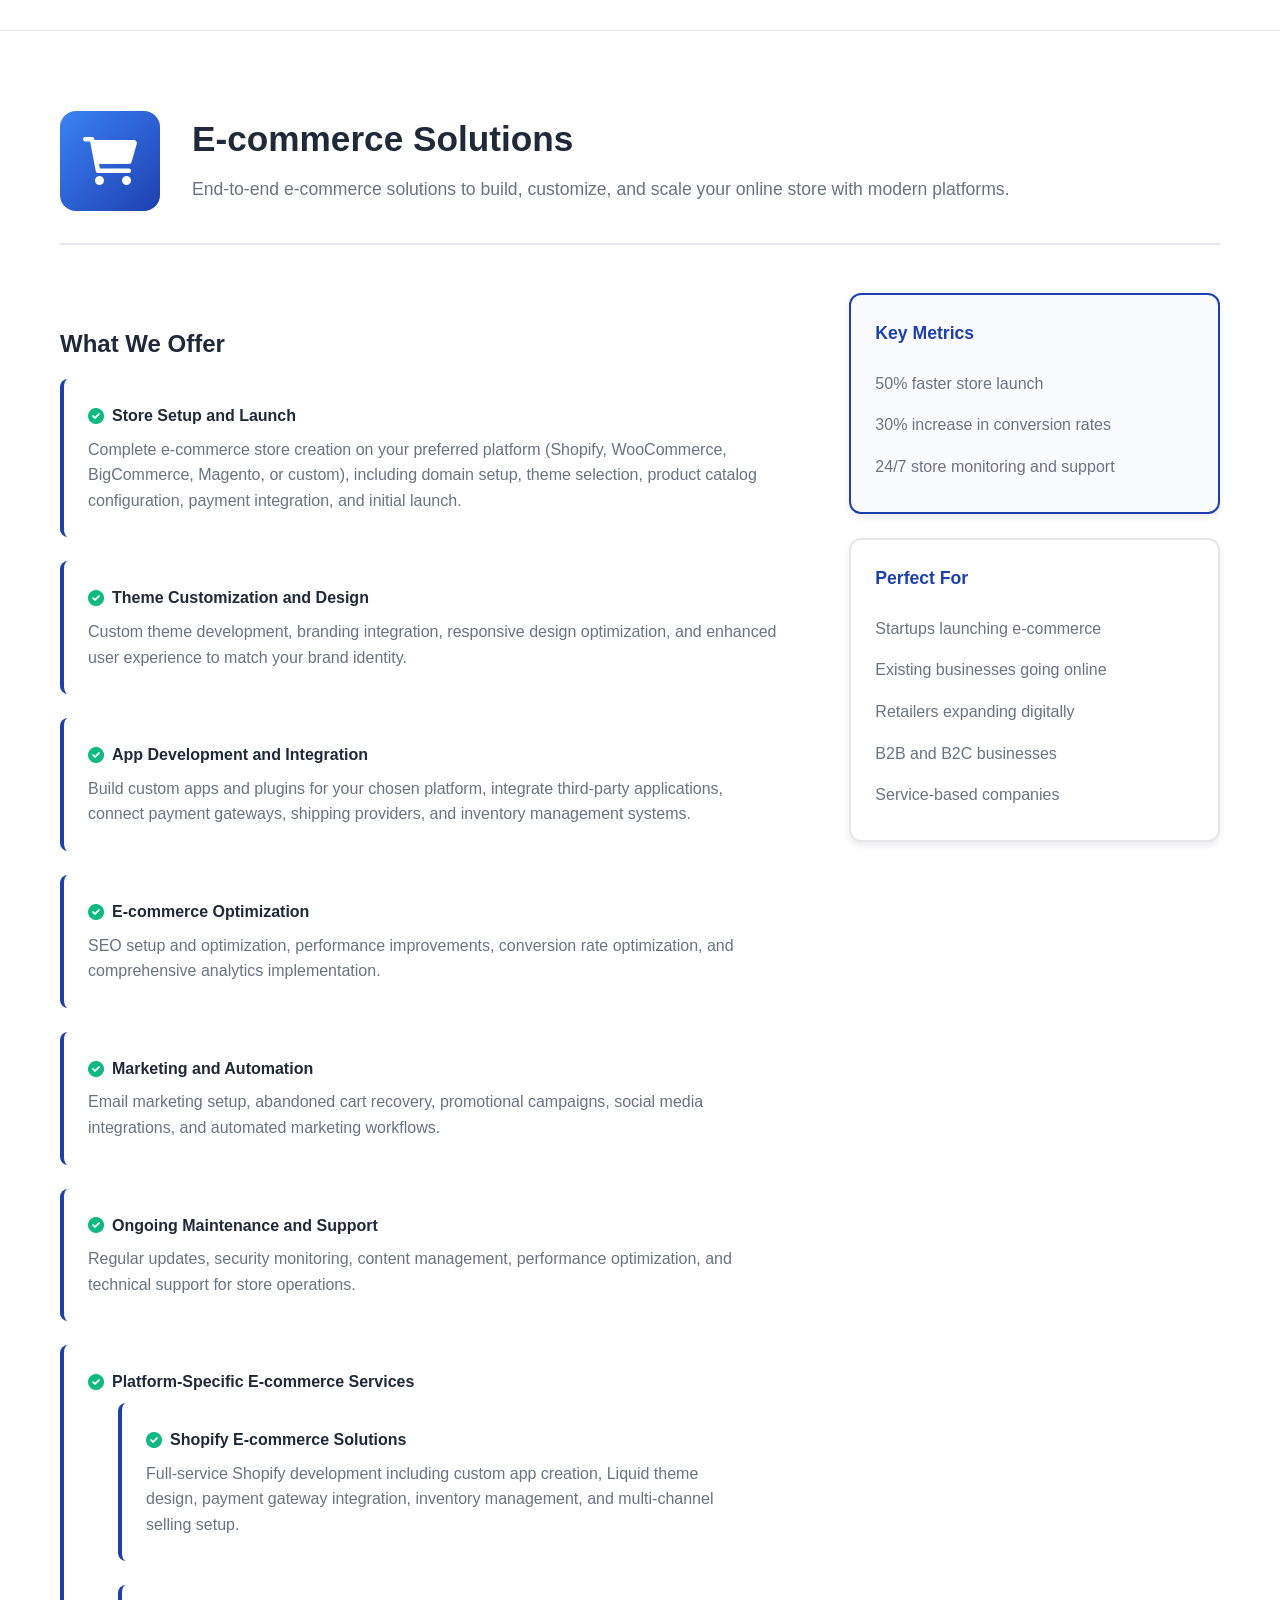
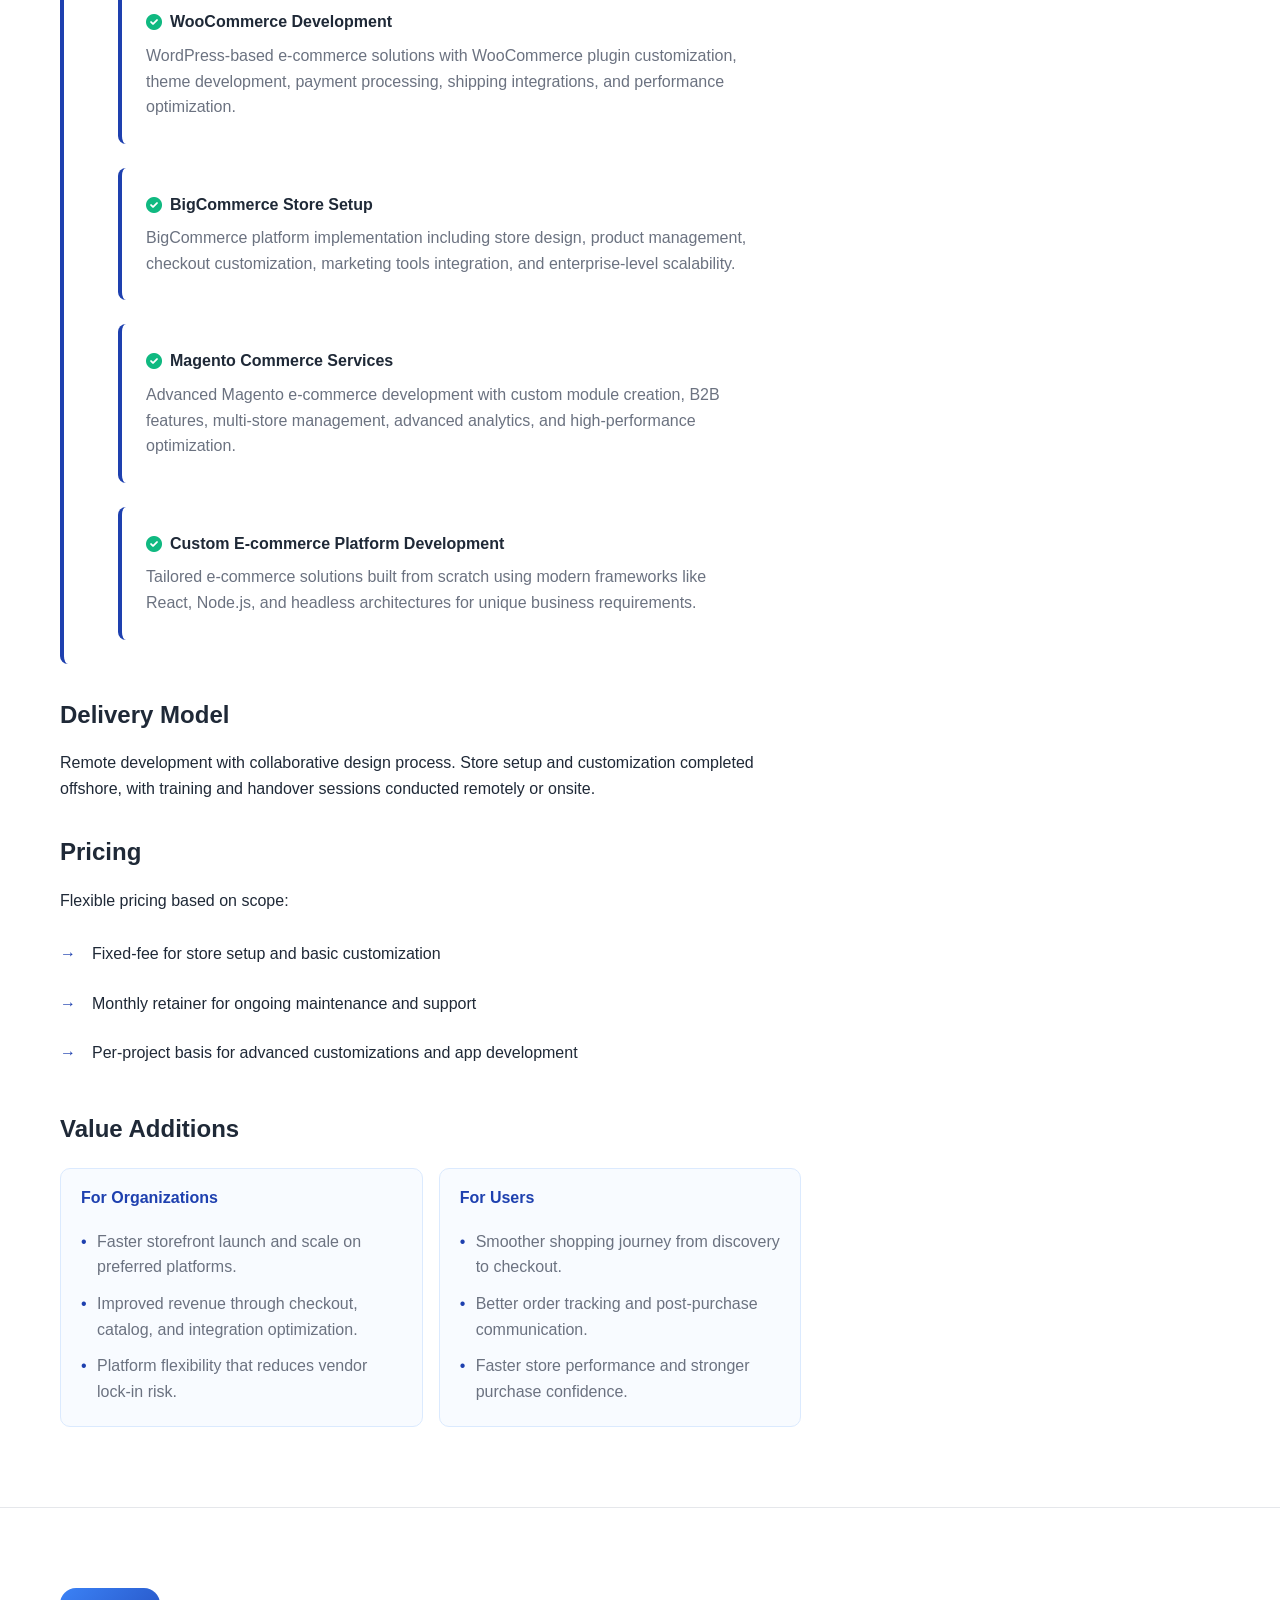
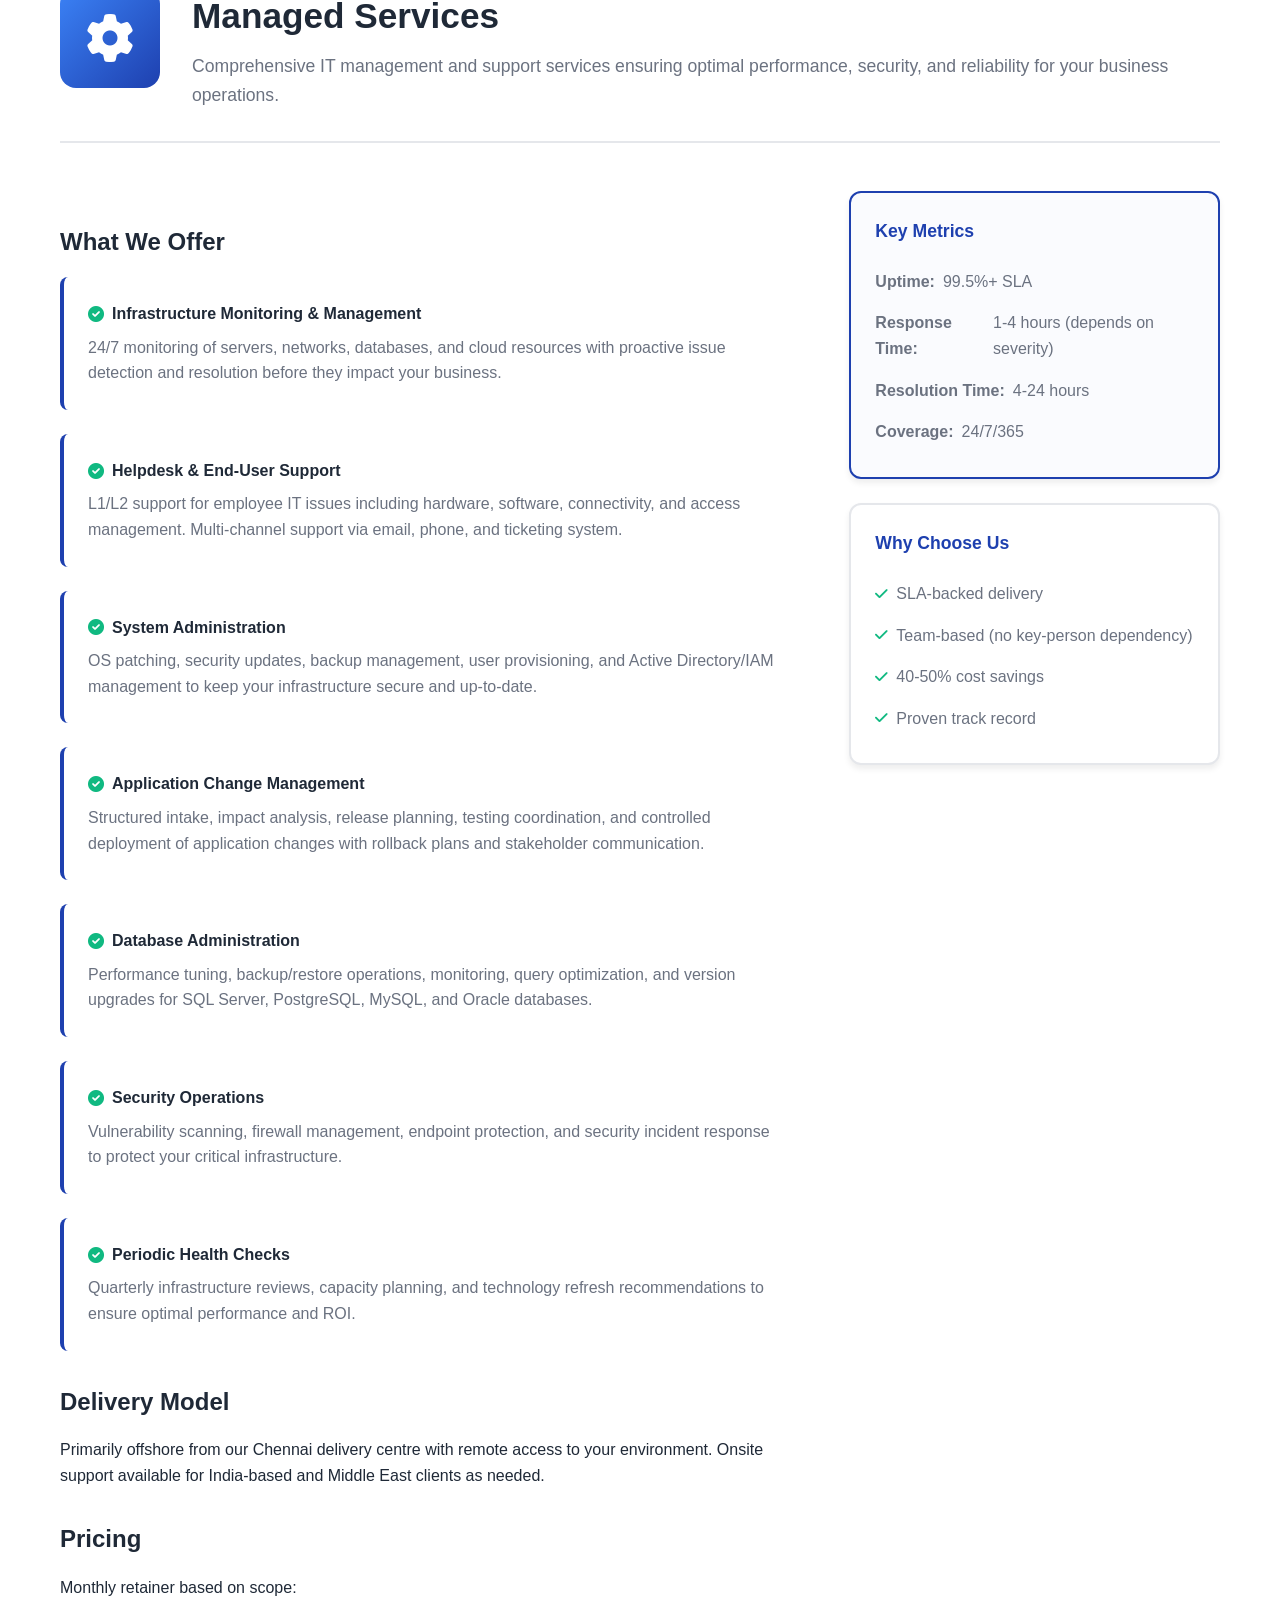
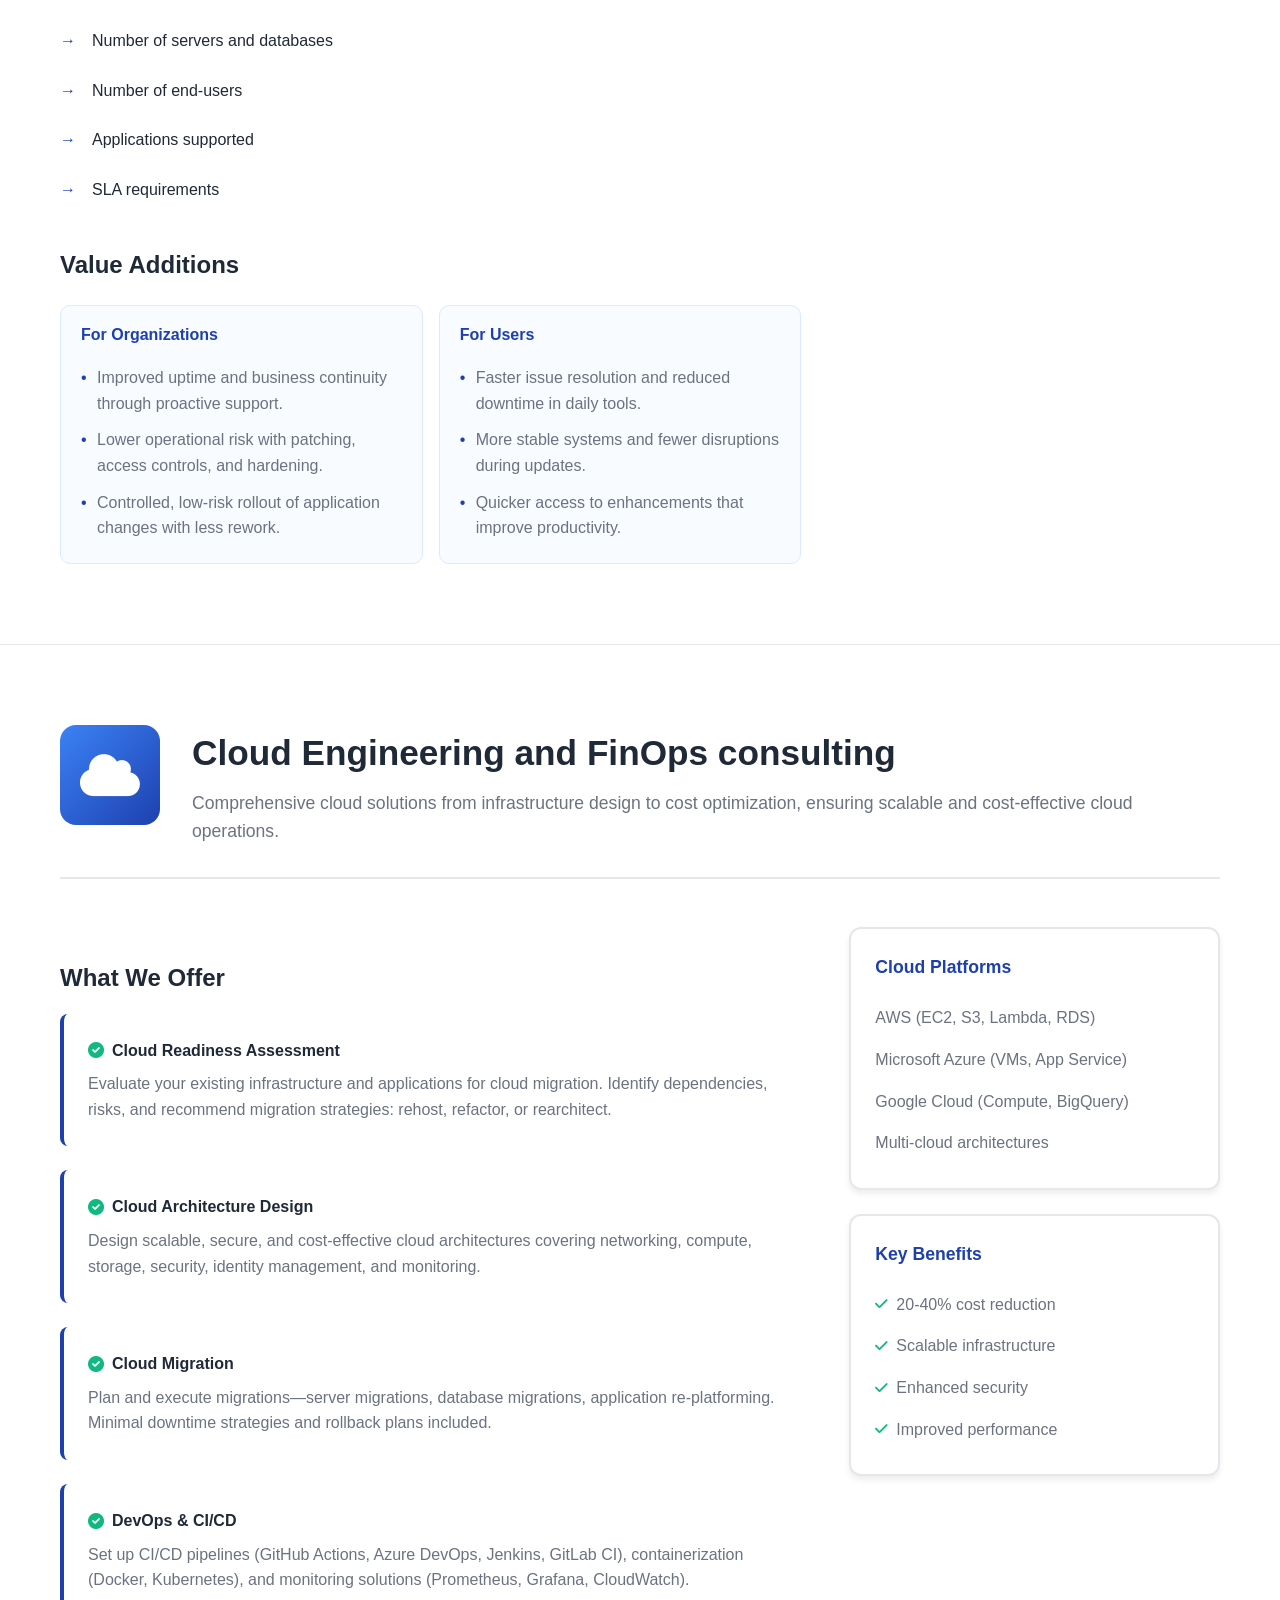
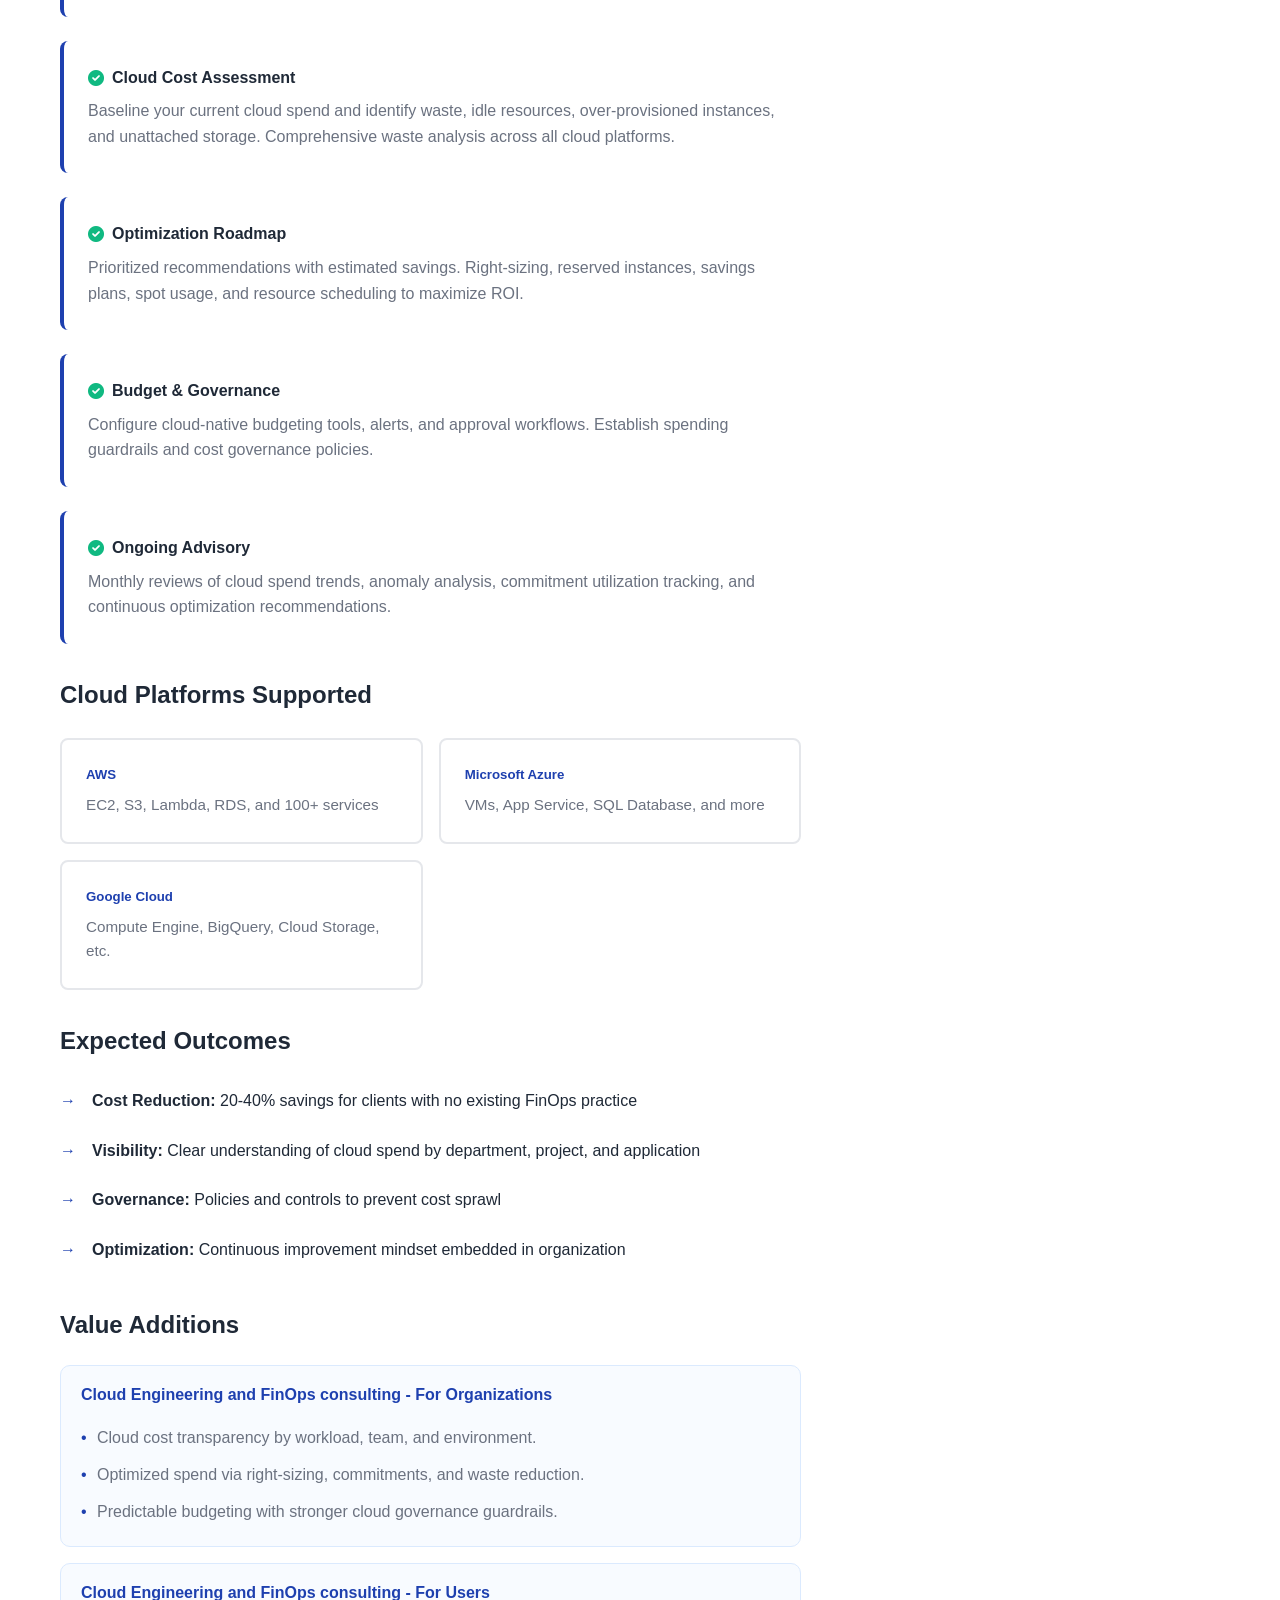
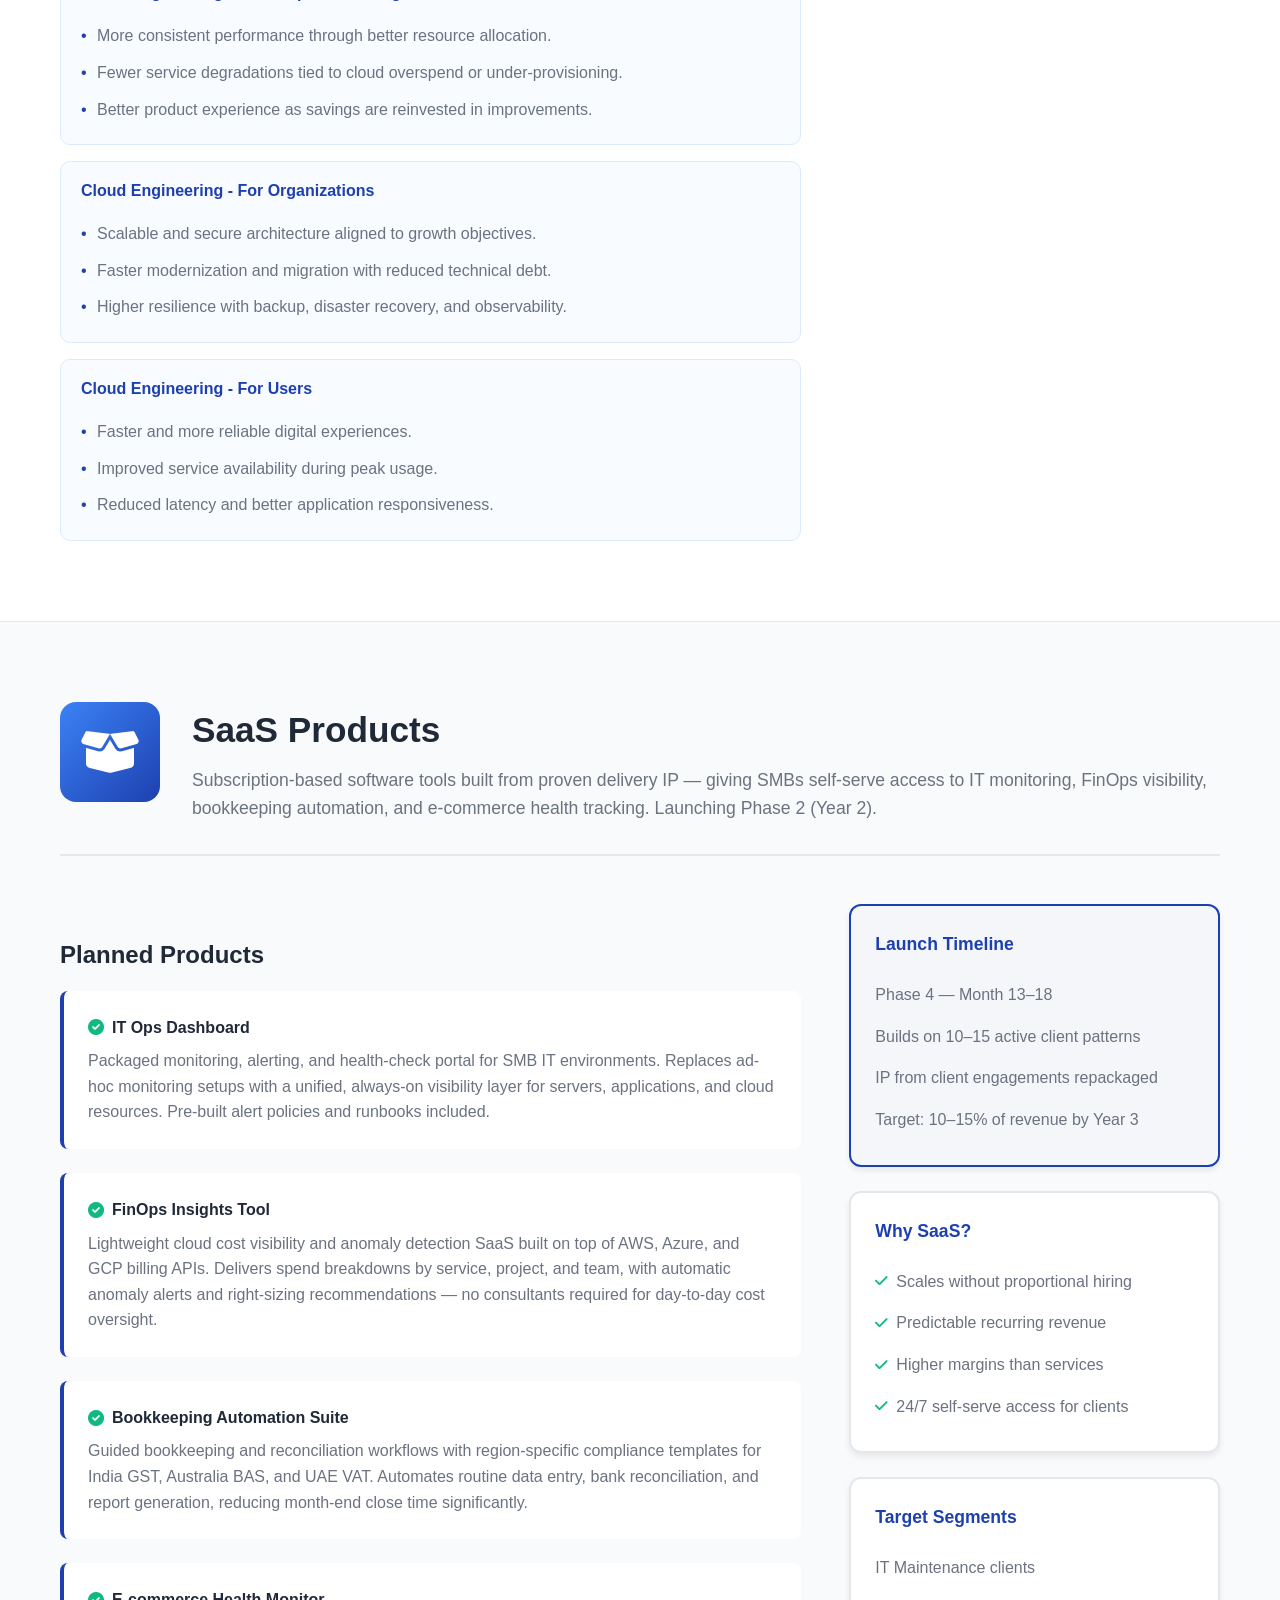
<file: services.html>
<!DOCTYPE html>
<html lang="en">
<head>
    <meta charset="UTF-8">
    <meta name="viewport" content="width=device-width, initial-scale=1.0">
    <title>Services - TECHSPRINT | Managed Services, Cloud Engineering, Digital Marketing, Accounting, E-commerce, SaaS, Data Governance</title>
    <link rel="stylesheet" href="styles.css">
    <link rel="stylesheet" href="https://cdnjs.cloudflare.com/ajax/libs/font-awesome/6.0.0/css/all.min.css">
</head>
<body>
    <!-- Navigation -->
    <nav class="navbar">
        <div class="container">
            <div class="logo">
                <h1>TECHSPRINT</h1>
                <p>IT Enabled Services</p>
            </div>
            <ul class="nav-links">
                <li><a href="index.html#home">Home</a></li>
                <li><a href="#services" class="active">Services</a></li>
                <li><a href="index.html#why-us">Why Us</a></li>
                <li><a href="index.html#contact">Contact</a></li>
            </ul>
            <div class="hamburger">
                <span></span>
                <span></span>
                <span></span>
            </div>
        </div>
    </nav>

    <!-- Page Header -->
    <section class="page-header">
        <div class="container">
            <h1>Our Services</h1>
            <p>Comprehensive IT solutions designed for SMBs at competitive rates</p>
        </div>
    </section>


    <!-- Web Development -->
    <section id="web-development" class="service-detail">
        <div class="container">
            <div class="service-header">
                <div class="service-icon-large">
                    <i class="fas fa-laptop-code"></i>
                </div>
                <div>
                    <h2>Web Development</h2>
                    <p class="service-description">Custom web applications built with modern frameworks. Tiered service offerings from template-based starter apps to fully customized enterprise-grade solutions.</p>
                </div>
            </div>

            <div class="service-content">
                <div class="content-main">
                    <h3>What We Offer</h3>
                    <div class="service-offerings">
                        <div class="offering">
                            <h4><i class="fas fa-check-circle"></i> Starter Tier</h4>
                            <p>Template-based, minimal customization, quick deployment. Pre-built templates for e-commerce stores, CRM dashboards, and service booking platforms. 2-4 week delivery. Perfect for SMBs with budget constraints.</p>
                        </div>
                        <div class="offering">
                            <h4><i class="fas fa-check-circle"></i> Standard Tier</h4>
                            <p>Moderate customization with integration to existing systems, bespoke UI/UX design, and API connectivity. Suitable for SMBs with specific business requirements. 4-8 week delivery.</p>
                        </div>
                        <div class="offering">
                            <h4><i class="fas fa-check-circle"></i> Pro Tier</h4>
                            <p>Fully custom development with advanced integrations (payment gateways, third-party APIs, custom backends), analytics, reporting, and automation. Enterprise-grade security and scalability. 8-16+ weeks delivery.</p>
                        </div>
                        <div class="offering">
                            <h4><i class="fas fa-check-circle"></i> Full-Stack Development</h4>
                            <p>Complete frontend and backend development using modern technologies. Frontend (React, Angular, Vue.js) + backend (Node.js, Python, .NET) with responsive, mobile-first design.</p>
                        </div>
                        <div class="offering">
                            <h4><i class="fas fa-check-circle"></i> Integrations & APIs</h4>
                            <p>Seamless integration with payment processors (Stripe, PayPal), CRM systems, ERP platforms, and third-party APIs for enhanced functionality.</p>
                        </div>
                        <div class="offering">
                            <h4><i class="fas fa-check-circle"></i> Post-Launch Support</h4>
                            <p>Maintenance packages, bug fixes, feature enhancements, performance optimization, and continuous improvement. Monthly retainer options available.</p>
                        </div>
                    </div>

                    <h3>Technology Stack</h3>
                    <div class="tech-stack">
                        <div class="tech-category">
                            <h5>Frontend</h5>
                            <p>React, Angular, Vue.js, JavaScript, TypeScript, HTML5, CSS3</p>
                        </div>
                        <div class="tech-category">
                            <h5>Backend</h5>
                            <p>Node.js, Python, PHP, .NET, Java</p>
                        </div>
                        <div class="tech-category">
                            <h5>Databases</h5>
                            <p>PostgreSQL, MySQL, MongoDB, Firebase</p>
                        </div>
                    </div>

                    <h3>Project Lifecycle</h3>
                    <ul class="pricing-list">
                        <li><strong>Discovery & Requirements:</strong> Understand business needs and user personas (1-2 weeks)</li>
                        <li><strong>Design & Prototyping:</strong> Wireframes, UI/UX mockups, architecture design (1-2 weeks)</li>
                        <li><strong>Development:</strong> Agile sprints with weekly demos and iterative feedback (4-12 weeks)</li>
                        <li><strong>Testing & QA:</strong> Functional, performance, and security testing (1-2 weeks)</li>
                        <li><strong>Deployment & Launch:</strong> Production deployment, user training, knowledge transfer (1 week)</li>
                        <li><strong>Post-Launch Support:</strong> Ongoing maintenance, bug fixes, enhancements (ongoing)</li>
                    </ul>

                    <h3>Value Additions</h3>
                    <div class="value-additions">
                        <div class="value-card">
                            <h4>For Organizations</h4>
                            <ul class="value-list">
                                <li>Stronger digital credibility and brand trust.</li>
                                <li>Higher conversion potential with UX and mobile-first optimization.</li>
                                <li>Improved lead capture and decision-making through analytics.</li>
                            </ul>
                        </div>
                        <div class="value-card">
                            <h4>For Users</h4>
                            <ul class="value-list">
                                <li>Intuitive navigation and easier access to information.</li>
                                <li>Smoother mobile interactions with lower friction.</li>
                                <li>More trustworthy first impressions across digital touchpoints.</li>
                            </ul>
                        </div>
                    </div>

                </div>

                <div class="content-sidebar">
                    <div class="sidebar-box">
                        <h4>Use Cases</h4>
                        <ul>
                            <li>E-commerce platforms</li>
                            <li>SaaS applications</li>
                            <li>CRM & HR systems</li>
                            <li>Customer portals</li>
                            <li>Analytics dashboards</li>
                            <li>White-label solutions</li>
                        </ul>
                    </div>

                    <div class="sidebar-box">
                        <h4>Key Benefits</h4>
                        <ul>
                            <li><i class="fas fa-check"></i> Faster deployment</li>
                            <li><i class="fas fa-check"></i> Cost-effective solutions</li>
                            <li><i class="fas fa-check"></i> Modern technology stack</li>
                            <li><i class="fas fa-check"></i> Scalable architecture</li>
                        </ul>
                    </div>
                </div>
            </div>
        </div>
    </section>

    <!-- Digital Marketing -->
    <section id="digital-marketing" class="service-detail alternate">
        <div class="container">
            <div class="service-header">
                <div class="service-icon-large">
                    <i class="fas fa-bullhorn"></i>
                </div>
                <div>
                    <h2>Digital Marketing</h2>
                    <p class="service-description">Comprehensive digital marketing strategies to boost your online presence and drive business growth.</p>
                </div>
            </div>

            <div class="service-content">
                <div class="content-main">
                    <h3>What We Offer</h3>
                    <div class="service-offerings">
                        <div class="offering">
                            <h4><i class="fas fa-check-circle"></i> SEO & SEM Campaigns</h4>
                            <p>Search engine optimization and pay-per-click advertising to improve your online visibility and drive targeted traffic to your website.</p>
                        </div>
                        <div class="offering">
                            <h4><i class="fas fa-check-circle"></i> Social Media Management</h4>
                            <p>Strategic social media presence across platforms like Facebook, Instagram, LinkedIn, and Twitter with content creation and community engagement.</p>
                        </div>
                        <div class="offering">
                            <h4><i class="fas fa-check-circle"></i> Content Marketing</h4>
                            <p>Blog posts, articles, videos, and other content creation to establish thought leadership and improve search rankings.</p>
                        </div>
                        <div class="offering">
                            <h4><i class="fas fa-check-circle"></i> Analytics & Reporting</h4>
                            <p>Comprehensive tracking and analysis of marketing performance with regular reports and optimization recommendations.</p>
                        </div>
                    </div>

                    <h3>Platforms We Support</h3>
                    <div class="platforms-grid">
                        <div class="platform">
                            <h5>Search Engines</h5>
                            <p>Google Ads, Bing Ads, SEO optimization</p>
                        </div>
                        <div class="platform">
                            <h5>Social Media</h5>
                            <p>Facebook, Instagram, LinkedIn, Twitter</p>
                        </div>
                        <div class="platform">
                            <h5>Analytics</h5>
                            <p>Google Analytics, Facebook Insights</p>
                        </div>
                    </div>

                    <h3>Pricing Models</h3>
                    <ul class="pricing-list">
                        <li><strong>Monthly Retainer:</strong> Ongoing campaign management and optimization</li>
                        <li><strong>Project-Based:</strong> One-time campaigns or strategy development</li>
                        <li><strong>Performance-Based:</strong> Pay-for-results advertising campaigns</li>
                    </ul>
                </div>

                <div class="content-sidebar">
                    <div class="sidebar-box highlight">
                        <h4>Typical Results</h4>
                        <ul>
                            <li>200-500% increase in website traffic</li>
                            <li>50-200% improvement in conversion rates</li>
                            <li>ROI of 300-1000% on ad spend</li>
                            <li>Enhanced brand awareness and engagement</li>
                        </ul>
                    </div>

                    <div class="sidebar-box">
                        <h4>Campaign Types</h4>
                        <ul>
                            <li>Brand awareness campaigns</li>
                            <li>Lead generation</li>
                            <li>Sales conversion</li>
                            <li>Product launches</li>
                            <li>Seasonal promotions</li>
                        </ul>
                    </div>

                    <div class="sidebar-box">
                        <h4>Why Digital Marketing?</h4>
                        <ul>
                            <li><i class="fas fa-check"></i> Measurable results</li>
                            <li><i class="fas fa-check"></i> Cost-effective targeting</li>
                            <li><i class="fas fa-check"></i> Real-time optimization</li>
                            <li><i class="fas fa-check"></i> Global reach</li>
                        </ul>
                    </div>
                </div>
            </div>
        </div>
    </section>

    <!-- Accounting & Bookkeeping Solutions -->
    <section id="accounting-bookkeeping" class="service-detail">
        <div class="container">
            <div class="service-header">
                <div class="service-icon-large">
                    <i class="fas fa-calculator"></i>
                </div>
                <div>
                    <h2>Accounting & Bookkeeping Solutions</h2>
                    <p class="service-description">Complete accounting and bookkeeping solutions to streamline your financial operations and ensure compliance.</p>
                </div>
            </div>

            <div class="service-content">
                <div class="content-main">
                    <h3>What We Offer</h3>
                    <div class="service-offerings">
                        <div class="offering">
                            <h4><i class="fas fa-check-circle"></i> Implementation Services</h4>
                            <p>Set up Zoho Books for new clients, including initial configuration, data migration, and system setup tailored to your business needs.</p>
                        </div>
                        <div class="offering">
                            <h4><i class="fas fa-check-circle"></i> Customization and Integration</h4>
                            <p>Tailor Zoho Books to specific business requirements, integrate with e-commerce platforms, payment gateways, inventory systems, and other Zoho apps.</p>
                        </div>
                        <div class="offering">
                            <h4><i class="fas fa-check-circle"></i> Training and Support</h4>
                            <p>Provide comprehensive user training sessions, detailed documentation, and 24/7 technical support for ongoing operations.</p>
                        </div>
                        <div class="offering">
                            <h4><i class="fas fa-check-circle"></i> Consulting and Optimization</h4>
                            <p>Offer expert advisory on best practices, workflow automation, financial reporting, and compliance with local tax regulations in India, Australia, and Middle East.</p>
                        </div>
                        <div class="offering">
                            <h4><i class="fas fa-check-circle"></i> Managed Bookkeeping</h4>
                            <p>Monthly retainer services for ongoing bookkeeping, reconciliation, financial statement preparation, and regulatory compliance.</p>
                        </div>
                        <div class="offering">
                            <h4><i class="fas fa-check-circle"></i> Upgrade and Migration</h4>
                            <p>Help clients migrate from other accounting software to Zoho Books or upgrade existing setups with minimal disruption.</p>
                        </div>
                    </div>

                    <h3>Delivery Model</h3>
                    <p>Remote implementation with onsite training options available. Ongoing support provided through our Chennai delivery centre with regional presence in Dubai and Australia.</p>

                    <h3>Pricing</h3>
                    <p>Flexible pricing models:</p>
                    <ul class="pricing-list">
                        <li>Fixed-fee for implementation and setup</li>
                        <li>Monthly retainer for ongoing bookkeeping and support</li>
                        <li>Per-project basis for customizations and integrations</li>
                    </ul>

                    <h3>Value Additions</h3>
                    <div class="value-additions">
                        <div class="value-card">
                            <h4>For Organizations</h4>
                            <ul class="value-list">
                                <li>Accurate books with clearer cash-flow visibility.</li>
                                <li>Timely reporting for better business and investor decisions.</li>
                                <li>Reduced compliance risk through disciplined reconciliation.</li>
                            </ul>
                        </div>
                        <div class="value-card">
                            <h4>For Users</h4>
                            <ul class="value-list">
                                <li>Faster invoicing and payment processing workflows.</li>
                                <li>Clearer transaction history and fewer billing disputes.</li>
                                <li>Higher confidence in financial accuracy and tax readiness.</li>
                            </ul>
                        </div>
                    </div>
                </div>

                <div class="content-sidebar">
                    <div class="sidebar-box highlight">
                        <h4>Key Metrics</h4>
                        <ul>
                            <li>90% faster financial reporting</li>
                            <li>50% reduction in bookkeeping time</li>
                            <li>100% compliance with local tax regulations</li>
                        </ul>
                    </div>

                    <div class="sidebar-box">
                        <h4>Target Industries</h4>
                        <ul>
                            <li>E-commerce businesses</li>
                            <li>Professional services</li>
                            <li>Retail and wholesale</li>
                            <li>Manufacturing</li>
                            <li>Healthcare and education</li>
                        </ul>
                    </div>
                </div>
            </div>
        </div>
    </section>

    <!-- E-commerce Solutions -->
    <section id="ecommerce" class="service-detail">
        <div class="container">
            <div class="service-header">
                <div class="service-icon-large">
                    <i class="fas fa-shopping-cart"></i>
                </div>
                <div>
                    <h2>E-commerce Solutions</h2>
                    <p class="service-description">End-to-end e-commerce solutions to build, customize, and scale your online store with modern platforms.</p>
                </div>
            </div>

            <div class="service-content">
                <div class="content-main">
                    <h3>What We Offer</h3>
                    <div class="service-offerings">
                        <div class="offering">
                            <h4><i class="fas fa-check-circle"></i> Store Setup and Launch</h4>
                            <p>Complete e-commerce store creation on your preferred platform (Shopify, WooCommerce, BigCommerce, Magento, or custom), including domain setup, theme selection, product catalog configuration, payment integration, and initial launch.</p>
                        </div>
                        <div class="offering">
                            <h4><i class="fas fa-check-circle"></i> Theme Customization and Design</h4>
                            <p>Custom theme development, branding integration, responsive design optimization, and enhanced user experience to match your brand identity.</p>
                        </div>
                        <div class="offering">
                            <h4><i class="fas fa-check-circle"></i> App Development and Integration</h4>
                            <p>Build custom apps and plugins for your chosen platform, integrate third-party applications, connect payment gateways, shipping providers, and inventory management systems.</p>
                        </div>
                        <div class="offering">
                            <h4><i class="fas fa-check-circle"></i> E-commerce Optimization</h4>
                            <p>SEO setup and optimization, performance improvements, conversion rate optimization, and comprehensive analytics implementation.</p>
                        </div>
                        <div class="offering">
                            <h4><i class="fas fa-check-circle"></i> Marketing and Automation</h4>
                            <p>Email marketing setup, abandoned cart recovery, promotional campaigns, social media integrations, and automated marketing workflows.</p>
                        </div>
                        <div class="offering">
                            <h4><i class="fas fa-check-circle"></i> Ongoing Maintenance and Support</h4>
                            <p>Regular updates, security monitoring, content management, performance optimization, and technical support for store operations.</p>
                        </div>

                        <div class="offering">
                            <h4><i class="fas fa-check-circle"></i>Platform-Specific E-commerce Services</h4>
                            <div style="margin-left: 30px;">
                                <div class="service-offerings">
                                    <div class="offering">
                                        <h4><i class="fas fa-check-circle"></i> Shopify E-commerce Solutions</h4>
                                        <p>Full-service Shopify development including custom app creation, Liquid theme design, payment gateway integration, inventory management, and multi-channel selling setup.</p>
                                    </div>
                                    <div class="offering">
                                        <h4><i class="fas fa-check-circle"></i> WooCommerce Development</h4>
                                        <p>WordPress-based e-commerce solutions with WooCommerce plugin customization, theme development, payment processing, shipping integrations, and performance optimization.</p>
                                    </div>
                                    <div class="offering">
                                        <h4><i class="fas fa-check-circle"></i> BigCommerce Store Setup</h4>
                                        <p>BigCommerce platform implementation including store design, product management, checkout customization, marketing tools integration, and enterprise-level scalability.</p>
                                    </div>
                                    <div class="offering">
                                        <h4><i class="fas fa-check-circle"></i> Magento Commerce Services</h4>
                                        <p>Advanced Magento e-commerce development with custom module creation, B2B features, multi-store management, advanced analytics, and high-performance optimization.</p>
                                    </div>
                                    <div class="offering">
                                        <h4><i class="fas fa-check-circle"></i> Custom E-commerce Platform Development</h4>
                                        <p>Tailored e-commerce solutions built from scratch using modern frameworks like React, Node.js, and headless architectures for unique business requirements.</p>
                                    </div>
                                </div>
                            </div>
                        </div>


                    </div>



                    <h3>Delivery Model</h3>
                    <p>Remote development with collaborative design process. Store setup and customization completed offshore, with training and handover sessions conducted remotely or onsite.</p>

                    <h3>Pricing</h3>
                    <p>Flexible pricing based on scope:</p>
                    <ul class="pricing-list">
                        <li>Fixed-fee for store setup and basic customization</li>
                        <li>Monthly retainer for ongoing maintenance and support</li>
                        <li>Per-project basis for advanced customizations and app development</li>
                    </ul>

                    <h3>Value Additions</h3>
                    <div class="value-additions">
                        <div class="value-card">
                            <h4>For Organizations</h4>
                            <ul class="value-list">
                                <li>Faster storefront launch and scale on preferred platforms.</li>
                                <li>Improved revenue through checkout, catalog, and integration optimization.</li>
                                <li>Platform flexibility that reduces vendor lock-in risk.</li>
                            </ul>
                        </div>
                        <div class="value-card">
                            <h4>For Users</h4>
                            <ul class="value-list">
                                <li>Smoother shopping journey from discovery to checkout.</li>
                                <li>Better order tracking and post-purchase communication.</li>
                                <li>Faster store performance and stronger purchase confidence.</li>
                            </ul>
                        </div>
                    </div>
                </div>

                <div class="content-sidebar">
                    <div class="sidebar-box highlight">
                        <h4>Key Metrics</h4>
                        <ul>
                            <li>50% faster store launch</li>
                            <li>30% increase in conversion rates</li>
                            <li>24/7 store monitoring and support</li>
                        </ul>
                    </div>

                    <div class="sidebar-box">
                        <h4>Perfect For</h4>
                        <ul>
                            <li>Startups launching e-commerce</li>
                            <li>Existing businesses going online</li>
                            <li>Retailers expanding digitally</li>
                            <li>B2B and B2C businesses</li>
                            <li>Service-based companies</li>
                        </ul>
                    </div>
                </div>
            </div>
        </div>
    </section>

        <!-- Managed Services -->
    <section id="managed-services" class="service-detail">
        <div class="container">
            <div class="service-header">
                <div class="service-icon-large">
                    <i class="fas fa-cog"></i>
                </div>
                <div>
                    <h2>Managed Services</h2>
                    <p class="service-description">Comprehensive IT management and support services ensuring optimal performance, security, and reliability for your business operations.</p>
                </div>
            </div>

            <div class="service-content">
                <div class="content-main">
                    <h3>What We Offer</h3>
                    <div class="service-offerings">
                        <div class="offering">
                            <h4><i class="fas fa-check-circle"></i> Infrastructure Monitoring & Management</h4>
                            <p>24/7 monitoring of servers, networks, databases, and cloud resources with proactive issue detection and resolution before they impact your business.</p>
                        </div>
                        <div class="offering">
                            <h4><i class="fas fa-check-circle"></i> Helpdesk & End-User Support</h4>
                            <p>L1/L2 support for employee IT issues including hardware, software, connectivity, and access management. Multi-channel support via email, phone, and ticketing system.</p>
                        </div>
                        <div class="offering">
                            <h4><i class="fas fa-check-circle"></i> System Administration</h4>
                            <p>OS patching, security updates, backup management, user provisioning, and Active Directory/IAM management to keep your infrastructure secure and up-to-date.</p>
                        </div>
                        <div class="offering">
                            <h4><i class="fas fa-check-circle"></i> Application Change Management</h4>
                            <p>Structured intake, impact analysis, release planning, testing coordination, and controlled deployment of application changes with rollback plans and stakeholder communication.</p>
                        </div>
                        <div class="offering">
                            <h4><i class="fas fa-check-circle"></i> Database Administration</h4>
                            <p>Performance tuning, backup/restore operations, monitoring, query optimization, and version upgrades for SQL Server, PostgreSQL, MySQL, and Oracle databases.</p>
                        </div>
                        <div class="offering">
                            <h4><i class="fas fa-check-circle"></i> Security Operations</h4>
                            <p>Vulnerability scanning, firewall management, endpoint protection, and security incident response to protect your critical infrastructure.</p>
                        </div>
                        <div class="offering">
                            <h4><i class="fas fa-check-circle"></i> Periodic Health Checks</h4>
                            <p>Quarterly infrastructure reviews, capacity planning, and technology refresh recommendations to ensure optimal performance and ROI.</p>
                        </div>
                    </div>

                    <h3>Delivery Model</h3>
                    <p>Primarily offshore from our Chennai delivery centre with remote access to your environment. Onsite support available for India-based and Middle East clients as needed.</p>

                    <h3>Pricing</h3>
                    <p>Monthly retainer based on scope:</p>
                    <ul class="pricing-list">
                        <li>Number of servers and databases</li>
                        <li>Number of end-users</li>
                        <li>Applications supported</li>
                        <li>SLA requirements</li>
                    </ul>

                    <h3>Value Additions</h3>
                    <div class="value-additions">
                        <div class="value-card">
                            <h4>For Organizations</h4>
                            <ul class="value-list">
                                <li>Improved uptime and business continuity through proactive support.</li>
                                <li>Lower operational risk with patching, access controls, and hardening.</li>
                                <li>Controlled, low-risk rollout of application changes with less rework.</li>
                            </ul>
                        </div>
                        <div class="value-card">
                            <h4>For Users</h4>
                            <ul class="value-list">
                                <li>Faster issue resolution and reduced downtime in daily tools.</li>
                                <li>More stable systems and fewer disruptions during updates.</li>
                                <li>Quicker access to enhancements that improve productivity.</li>
                            </ul>
                        </div>
                    </div>
                </div>

                <div class="content-sidebar">
                    <div class="sidebar-box highlight">
                        <h4>Key Metrics</h4>
                        <ul>
                            <li><strong>Uptime:</strong> 99.5%+ SLA</li>
                            <li><strong>Response Time:</strong> 1-4 hours (depends on severity)</li>
                            <li><strong>Resolution Time:</strong> 4-24 hours</li>
                            <li><strong>Coverage:</strong> 24/7/365</li>
                        </ul>
                    </div>

                    <div class="sidebar-box">
                        <h4>Why Choose Us</h4>
                        <ul>
                            <li><i class="fas fa-check"></i> SLA-backed delivery</li>
                            <li><i class="fas fa-check"></i> Team-based (no key-person dependency)</li>
                            <li><i class="fas fa-check"></i> 40-50% cost savings</li>
                            <li><i class="fas fa-check"></i> Proven track record</li>
                        </ul>
                    </div>
                </div>
            </div>
        </div>
    </section>

    <!-- Cloud Engineering and FinOps consulting -->
    <section id="cloud-finops" class="service-detail">
        <div class="container">
            <div class="service-header">
                <div class="service-icon-large">
                    <i class="fas fa-cloud"></i>
                </div>
                <div>
                    <h2>Cloud Engineering and FinOps consulting</h2>
                    <p class="service-description">Comprehensive cloud solutions from infrastructure design to cost optimization, ensuring scalable and cost-effective cloud operations.</p>
                </div>
            </div>

            <div class="service-content">
                <div class="content-main">
                    <h3>What We Offer</h3>
                    <div class="service-offerings">
                        <div class="offering">
                            <h4><i class="fas fa-check-circle"></i> Cloud Readiness Assessment</h4>
                            <p>Evaluate your existing infrastructure and applications for cloud migration. Identify dependencies, risks, and recommend migration strategies: rehost, refactor, or rearchitect.</p>
                        </div>
                        <div class="offering">
                            <h4><i class="fas fa-check-circle"></i> Cloud Architecture Design</h4>
                            <p>Design scalable, secure, and cost-effective cloud architectures covering networking, compute, storage, security, identity management, and monitoring.</p>
                        </div>
                        <div class="offering">
                            <h4><i class="fas fa-check-circle"></i> Cloud Migration</h4>
                            <p>Plan and execute migrations—server migrations, database migrations, application re-platforming. Minimal downtime strategies and rollback plans included.</p>
                        </div>
                        <div class="offering">
                            <h4><i class="fas fa-check-circle"></i> DevOps & CI/CD</h4>
                            <p>Set up CI/CD pipelines (GitHub Actions, Azure DevOps, Jenkins, GitLab CI), containerization (Docker, Kubernetes), and monitoring solutions (Prometheus, Grafana, CloudWatch).</p>
                        </div>
                        <div class="offering">
                            <h4><i class="fas fa-check-circle"></i> Cloud Cost Assessment</h4>
                            <p>Baseline your current cloud spend and identify waste, idle resources, over-provisioned instances, and unattached storage. Comprehensive waste analysis across all cloud platforms.</p>
                        </div>
                        <div class="offering">
                            <h4><i class="fas fa-check-circle"></i> Optimization Roadmap</h4>
                            <p>Prioritized recommendations with estimated savings. Right-sizing, reserved instances, savings plans, spot usage, and resource scheduling to maximize ROI.</p>
                        </div>
                        <div class="offering">
                            <h4><i class="fas fa-check-circle"></i> Budget & Governance</h4>
                            <p>Configure cloud-native budgeting tools, alerts, and approval workflows. Establish spending guardrails and cost governance policies.</p>
                        </div>
                        <div class="offering">
                            <h4><i class="fas fa-check-circle"></i> Ongoing Advisory</h4>
                            <p>Monthly reviews of cloud spend trends, anomaly analysis, commitment utilization tracking, and continuous optimization recommendations.</p>
                        </div>
                    </div>

                    <h3>Cloud Platforms Supported</h3>
                    <div class="platforms-grid">
                        <div class="platform">
                            <h5>AWS</h5>
                            <p>EC2, S3, Lambda, RDS, and 100+ services</p>
                        </div>
                        <div class="platform">
                            <h5>Microsoft Azure</h5>
                            <p>VMs, App Service, SQL Database, and more</p>
                        </div>
                        <div class="platform">
                            <h5>Google Cloud</h5>
                            <p>Compute Engine, BigQuery, Cloud Storage, etc.</p>
                        </div>
                    </div>

                    <h3>Expected Outcomes</h3>
                    <ul class="pricing-list">
                        <li><strong>Cost Reduction:</strong> 20-40% savings for clients with no existing FinOps practice</li>
                        <li><strong>Visibility:</strong> Clear understanding of cloud spend by department, project, and application</li>
                        <li><strong>Governance:</strong> Policies and controls to prevent cost sprawl</li>
                        <li><strong>Optimization:</strong> Continuous improvement mindset embedded in organization</li>
                    </ul>

                    <h3>Value Additions</h3>
                    <div class="value-additions stacked">
                        <div class="value-card">
                            <h4>Cloud Engineering and FinOps consulting - For Organizations</h4>
                            <ul class="value-list">
                                <li>Cloud cost transparency by workload, team, and environment.</li>
                                <li>Optimized spend via right-sizing, commitments, and waste reduction.</li>
                                <li>Predictable budgeting with stronger cloud governance guardrails.</li>
                            </ul>
                        </div>
                        <div class="value-card">
                            <h4>Cloud Engineering and FinOps consulting - For Users</h4>
                            <ul class="value-list">
                                <li>More consistent performance through better resource allocation.</li>
                                <li>Fewer service degradations tied to cloud overspend or under-provisioning.</li>
                                <li>Better product experience as savings are reinvested in improvements.</li>
                            </ul>
                        </div>
                        <div class="value-card">
                            <h4>Cloud Engineering - For Organizations</h4>
                            <ul class="value-list">
                                <li>Scalable and secure architecture aligned to growth objectives.</li>
                                <li>Faster modernization and migration with reduced technical debt.</li>
                                <li>Higher resilience with backup, disaster recovery, and observability.</li>
                            </ul>
                        </div>
                        <div class="value-card">
                            <h4>Cloud Engineering - For Users</h4>
                            <ul class="value-list">
                                <li>Faster and more reliable digital experiences.</li>
                                <li>Improved service availability during peak usage.</li>
                                <li>Reduced latency and better application responsiveness.</li>
                            </ul>
                        </div>
                    </div>
                </div>

                <div class="content-sidebar">
                    <div class="sidebar-box">
                        <h4>Cloud Platforms</h4>
                        <ul>
                            <li>AWS (EC2, S3, Lambda, RDS)</li>
                            <li>Microsoft Azure (VMs, App Service)</li>
                            <li>Google Cloud (Compute, BigQuery)</li>
                            <li>Multi-cloud architectures</li>
                        </ul>
                    </div>

                    <div class="sidebar-box">
                        <h4>Key Benefits</h4>
                        <ul>
                            <li><i class="fas fa-check"></i> 20-40% cost reduction</li>
                            <li><i class="fas fa-check"></i> Scalable infrastructure</li>
                            <li><i class="fas fa-check"></i> Enhanced security</li>
                            <li><i class="fas fa-check"></i> Improved performance</li>
                        </ul>
                    </div>
                </div>
            </div>
        </div>
    </section>


    <!-- SaaS Products -->
    <section id="saas-products" class="service-detail alternate">
        <div class="container">
            <div class="service-header">
                <div class="service-icon-large">
                    <i class="fas fa-box-open"></i>
                </div>
                <div>
                    <h2>SaaS Products</h2>
                    <p class="service-description">Subscription-based software tools built from proven delivery IP — giving SMBs self-serve access to IT monitoring, FinOps visibility, bookkeeping automation, and e-commerce health tracking. Launching Phase 2 (Year 2).</p>
                </div>
            </div>

            <div class="service-content">
                <div class="content-main">
                    <h3>Planned Products</h3>
                    <div class="service-offerings">
                        <div class="offering">
                            <h4><i class="fas fa-check-circle"></i> IT Ops Dashboard</h4>
                            <p>Packaged monitoring, alerting, and health-check portal for SMB IT environments. Replaces ad-hoc monitoring setups with a unified, always-on visibility layer for servers, applications, and cloud resources. Pre-built alert policies and runbooks included.</p>
                        </div>
                        <div class="offering">
                            <h4><i class="fas fa-check-circle"></i> FinOps Insights Tool</h4>
                            <p>Lightweight cloud cost visibility and anomaly detection SaaS built on top of AWS, Azure, and GCP billing APIs. Delivers spend breakdowns by service, project, and team, with automatic anomaly alerts and right-sizing recommendations — no consultants required for day-to-day cost oversight.</p>
                        </div>
                        <div class="offering">
                            <h4><i class="fas fa-check-circle"></i> Bookkeeping Automation Suite</h4>
                            <p>Guided bookkeeping and reconciliation workflows with region-specific compliance templates for India GST, Australia BAS, and UAE VAT. Automates routine data entry, bank reconciliation, and report generation, reducing month-end close time significantly.</p>
                        </div>
                        <div class="offering">
                            <h4><i class="fas fa-check-circle"></i> E-commerce Health Monitor</h4>
                            <p>Uptime, performance, and SEO health dashboard for Shopify, WooCommerce, and BigCommerce stores. Tracks page speed, broken links, crawl errors, conversion-impacting issues, and security vulnerabilities — with actionable fix recommendations delivered to your inbox.</p>
                        </div>
                    </div>

                    <h3>Pricing Model</h3>
                    <p>Each product offers three subscription tiers, priced in AUD, AED, and INR for respective markets:</p>
                    <ul class="pricing-list">
                        <li><strong>Starter:</strong> Self-serve access, core features, community support</li>
                        <li><strong>Growth:</strong> Standard features, email support, integrations</li>
                        <li><strong>Scale:</strong> Full feature set, dedicated support, custom onboarding</li>
                    </ul>

                    <h3>Go-to-Market Approach</h3>
                    <p>Existing managed service clients are the primary channel — SaaS products are introduced as upgrades to current service subscriptions. New inbound leads are acquired via product-led growth: free trials, usage-based onboarding, and in-product referrals.</p>

                    <h3>Multi-Tenancy Architecture</h3>
                    <p>All four SaaS products are built on a strict multi-tenant architecture. Each customer's data is logically isolated with no cross-tenant access possible under any operating condition:</p>
                    <ul class="pricing-list">
                        <li><strong>API Layer:</strong> Tenant-scoped JWT claims enforced at the API gateway — every request is validated against the originating tenant identity</li>
                        <li><strong>Data Layer:</strong> Row-level security (RLS) or dedicated schema-per-tenant at the database layer, chosen based on data sensitivity</li>
                        <li><strong>Credentials:</strong> Integration API keys and OAuth tokens stored per-tenant in an encrypted secrets vault (AWS Secrets Manager / Azure Key Vault)</li>
                        <li><strong>Audit Trail:</strong> Tenant provisioning and de-provisioning are automated and generate immutable audit logs</li>
                    </ul>
                </div>

                <div class="content-sidebar">
                    <div class="sidebar-box highlight">
                        <h4>Launch Timeline</h4>
                        <ul>
                            <li>Phase 4 — Month 13–18</li>
                            <li>Builds on 10–15 active client patterns</li>
                            <li>IP from client engagements repackaged</li>
                            <li>Target: 10–15% of revenue by Year 3</li>
                        </ul>
                    </div>

                    <div class="sidebar-box">
                        <h4>Why SaaS?</h4>
                        <ul>
                            <li><i class="fas fa-check"></i> Scales without proportional hiring</li>
                            <li><i class="fas fa-check"></i> Predictable recurring revenue</li>
                            <li><i class="fas fa-check"></i> Higher margins than services</li>
                            <li><i class="fas fa-check"></i> 24/7 self-serve access for clients</li>
                        </ul>
                    </div>

                    <div class="sidebar-box">
                        <h4>Target Segments</h4>
                        <ul>
                            <li>IT Maintenance clients</li>
                            <li>Cloud Engineering and FinOps consulting clients</li>
                            <li>Accounting & Bookkeeping clients</li>
                            <li>E-commerce store operators</li>
                        </ul>
                    </div>
                </div>
            </div>
        </div>
    </section>

    <!-- Data Governance & Compliance -->
    <section id="data-governance" class="service-detail">
        <div class="container">
            <div class="service-header">
                <div class="service-icon-large">
                    <i class="fas fa-shield-alt"></i>
                </div>
                <div>
                    <h2>Data Governance &amp; Compliance</h2>
                    <p class="service-description">Enterprise-grade data protection as standard practice — not a premium add-on. Every client engagement is governed by multi-tenant isolation, regional data residency, signed Data Processing Agreements, and role-based access controls that are audited continuously.</p>
                </div>
            </div>

            <div class="service-content">
                <div class="content-main">
                    <h3>Multi-Tenancy by Service Line</h3>
                    <div class="service-offerings">
                        <div class="offering">
                            <h4><i class="fas fa-check-circle"></i> Managed Services &amp; IT Support</h4>
                            <p>Client environments are accessed via dedicated, credential-isolated VPN/bastion connections. No shared credentials or monitoring agents span across clients. Each client's environment is a fully segregated operational boundary.</p>
                        </div>
                        <div class="offering">
                            <h4><i class="fas fa-check-circle"></i> SaaS Products</h4>
                            <p>Tenant isolation enforced at two layers: tenant-scoped JWT claims at the API gateway, and row-level security (RLS) or dedicated schemas at the database layer. Integration credentials stored per-tenant in an encrypted secrets vault. Automated provisioning with immutable audit trails.</p>
                        </div>
                        <div class="offering">
                            <h4><i class="fas fa-check-circle"></i> Accounting &amp; Bookkeeping</h4>
                            <p>Each client's financial data is maintained in a fully isolated data store or schema. Accounting software API keys and OAuth tokens are stored per-tenant in an encrypted secrets vault and never shared across clients.</p>
                        </div>
                        <div class="offering">
                            <h4><i class="fas fa-check-circle"></i> E-commerce Platform Services</h4>
                            <p>Per-merchant access tokens, store credentials, and analytics data are scoped to each merchant and never commingled. Platform API credentials are rotated and audited regularly.</p>
                        </div>
                    </div>

                    <h3>Data Governance Practices</h3>
                    <div class="service-offerings">
                        <div class="offering">
                            <h4><i class="fas fa-check-circle"></i> Data Classification Policy</h4>
                            <p>All data is classified at ingestion as Public, Internal, Confidential, or Restricted. Client business data is Confidential at minimum; financial records and PII are Restricted — subject to encryption at rest and in transit, vault-based credential storage, and immutable audit logging.</p>
                        </div>
                        <div class="offering">
                            <h4><i class="fas fa-check-circle"></i> Data Residency Controls</h4>
                            <p>Client data is stored in the geographic region agreed in the service contract. Compliant with India DPDP Act 2023 (Indian clients), Australia Privacy Act 1988 / Australian Privacy Principles (Australian clients), and UAE Personal Data Protection Law — PDPL (Middle East clients).</p>
                        </div>
                        <div class="offering">
                            <h4><i class="fas fa-check-circle"></i> Data Processing Agreements (DPAs)</h4>
                            <p>A signed DPA is executed with every client before any data ingestion. DPAs cover data classification, residency, retention, deletion, breach notification obligations, and sub-processor disclosures — compliant with Australian Privacy Principles, UAE PDPL, and GDPR where applicable.</p>
                        </div>
                        <div class="offering">
                            <h4><i class="fas fa-check-circle"></i> RBAC &amp; Audit Logging</h4>
                            <p>Role-based access control (RBAC) is enforced across all internal systems. Staff access to client data is on a strict need-to-know basis, reviewed quarterly. All access events are centrally logged via SIEM and retained as immutable records for a minimum of 12 months.</p>
                        </div>
                        <div class="offering">
                            <h4><i class="fas fa-check-circle"></i> Data Retention &amp; Deletion</h4>
                            <p>Defined retention periods apply per data classification. Automated archival and deletion pipelines enforce these periods. Client data is purged within 30 days of contract termination upon written request, with a deletion certificate issued.</p>
                        </div>
                    </div>

                    <h3>Compliance Certifications Roadmap</h3>
                    <ul class="pricing-list">
                        <li><strong>ISO 27001:</strong> Targeted within 18 months of operations — required for credibility with Australian and GCC clients</li>
                        <li><strong>SOC 2 Type II:</strong> Evaluation within 24 months, covering Security, Availability, and Confidentiality trust service criteria — directly validates multi-tenancy and data governance controls</li>
                        <li><strong>India DPDP Act 2023:</strong> Compliant from Day 1 for all Indian client and employee personal data</li>
                        <li><strong>Australia Privacy Act 1988 (APPs):</strong> Full compliance for all Australian client data</li>
                        <li><strong>UAE PDPL:</strong> Compliance for all Middle East client data</li>
                    </ul>
                </div>

                <div class="content-sidebar">
                    <div class="sidebar-box highlight">
                        <h4>Our Commitment</h4>
                        <ul>
                            <li>Your data stays yours</li>
                            <li>Zero cross-tenant data access</li>
                            <li>Data stored in your region</li>
                            <li>DPA signed before data ingestion</li>
                            <li>Deletion within 30 days on request</li>
                        </ul>
                    </div>

                    <div class="sidebar-box">
                        <h4>Regulations We Cover</h4>
                        <ul>
                            <li><i class="fas fa-check"></i> India DPDP Act 2023</li>
                            <li><i class="fas fa-check"></i> Australia Privacy Act 1988</li>
                            <li><i class="fas fa-check"></i> UAE PDPL</li>
                            <li><i class="fas fa-check"></i> GDPR (EU-connected clients)</li>
                            <li><i class="fas fa-check"></i> ISO 27001 (target 18 months)</li>
                            <li><i class="fas fa-check"></i> SOC 2 Type II (target 24 months)</li>
                        </ul>
                    </div>

                    <div class="sidebar-box">
                        <h4>Key Differentiators</h4>
                        <ul>
                            <li><i class="fas fa-check"></i> Standard for every client — not optional</li>
                            <li><i class="fas fa-check"></i> Multi-tenant isolation by design</li>
                            <li><i class="fas fa-check"></i> Regional data residency enforced</li>
                            <li><i class="fas fa-check"></i> 12-month immutable audit logs</li>
                        </ul>
                    </div>
                </div>
            </div>
        </div>
    </section>

    <!-- CTA Section -->
    <section class="cta">
        <div class="container">
            <h2>Ready to Get Started?</h2>
            <p>Let's discuss which service is right for your organization</p>
            <div class="cta-buttons">
                <a href="index.html#contact" class="btn btn-primary btn-large">Schedule a Consultation</a>
                <a href="index.html" class="btn btn-secondary btn-large">Back to Home</a>
            </div>
        </div>
    </section>

    <!-- Footer -->
    <footer class="footer">
        <div class="container">
            <div class="footer-grid">
                <div class="footer-section">
                    <h4>TECHSPRINT</h4>
                    <p>Enterprise-grade IT and cloud solutions for SMBs, at 20-50% lower costs.</p>
                </div>
                <div class="footer-section">
                    <h4>Quick Links</h4>
                    <ul>
                        <li><a href="index.html">Home</a></li>
                        <li><a href="#services">Services</a></li>
                        <li><a href="index.html#about">About</a></li>
                        <li><a href="index.html#contact">Contact</a></li>
                    </ul>
                </div>
                <div class="footer-section">
                    <h4>Services</h4>
                    <ul>
                        <li><a href="#managed-services">Managed Services</a></li>
                        <li><a href="#cloud-finops">Cloud Engineering and FinOps consulting</a></li>
                        <li><a href="#web-development">Web Development</a></li>
                        <li><a href="#digital-marketing">Digital Marketing</a></li>
                        <li><a href="#accounting-bookkeeping">Accounting & Bookkeeping</a></li>
                        <li><a href="#ecommerce">E-commerce Solutions</a></li>
                        <li><a href="#saas-products">SaaS Products</a></li>
                        <li><a href="#data-governance">Data Governance</a></li>
                    </ul>
                </div>
                <div class="footer-section">
                    <h4>Follow Us</h4>
                    <div class="social-links">
                        <a href="#" target="_blank"><i class="fab fa-linkedin"></i></a>
                        <a href="#" target="_blank"><i class="fab fa-twitter"></i></a>
                        <a href="#" target="_blank"><i class="fab fa-github"></i></a>
                    </div>
                </div>
            </div>

            <div class="footer-bottom">
                <p>&copy; 2026 TECHSPRINT - IT Enabled Services. All rights reserved.</p>
            </div>
        </div>
    </footer>

    <script src="script.js"></script>
</body>
</html>
</file>
<file: styles.css>
* {
    margin: 0;
    padding: 0;
    box-sizing: border-box;
}

:root {
    --primary-color: #1e40af;
    --primary-dark: #1e3a8a;
    --primary-light: #3b82f6;
    --secondary-color: #059669;
    --accent-color: #f59e0b;
    --dark: #1f2937;
    --light: #f9fafb;
    --gray: #6b7280;
    --border: #e5e7eb;
    --white: #ffffff;
    --success: #10b981;
    --danger: #ef4444;
    --warning: #f59e0b;
    --info: #3b82f6;
    --shadow: 0 10px 30px rgba(0, 0, 0, 0.1);
    --shadow-sm: 0 4px 6px rgba(0, 0, 0, 0.07);
    --transition: all 0.3s ease;
}

html {
    scroll-behavior: smooth;
}

body {
    font-family: 'Segoe UI', Tahoma, Geneva, Verdana, sans-serif;
    color: var(--dark);
    background-color: var(--white);
    line-height: 1.6;
}

a {
    color: var(--primary-color);
    text-decoration: none;
    transition: var(--transition);
}

a:hover {
    color: var(--primary-dark);
}

/* Container */
.container {
    max-width: 1200px;
    margin: 0 auto;
    padding: 0 20px;
}

/* Navigation */
.navbar {
    position: sticky;
    top: 0;
    background: var(--white);
    box-shadow: var(--shadow-sm);
    z-index: 1000;
    transition: var(--transition);
}

.navbar .container {
    display: flex;
    justify-content: space-between;
    align-items: center;
    padding: 1rem 20px;
}

.logo {
    display: flex;
    align-items: center;
    gap: 10px;
}

.logo h1 {
    font-size: 1.8rem;
    color: var(--primary-color);
    font-weight: 700;
}

.logo p {
    font-size: 0.85rem;
    color: var(--gray);
    margin: 0;
}

.nav-links {
    display: flex;
    list-style: none;
    gap: 2rem;
}

.nav-links a {
    color: var(--dark);
    font-weight: 500;
    padding: 0.5rem 0;
    border-bottom: 2px solid transparent;
    transition: var(--transition);
}

.nav-links a:hover,
.nav-links a.active {
    color: var(--primary-color);
    border-bottom-color: var(--primary-color);
}

.hamburger {
    display: none;
    flex-direction: column;
    cursor: pointer;
}

.hamburger span {
    width: 25px;
    height: 3px;
    background: var(--dark);
    margin: 5px 0;
    transition: var(--transition);
}

/* Hero Section */
.hero {
    background: linear-gradient(135deg, var(--primary-color) 0%, var(--primary-dark) 100%);
    color: white;
    padding: 100px 0;
    text-align: center;
}

.hero .container {
    display: grid;
    grid-template-columns: 1fr 1fr;
    gap: 50px;
    align-items: center;
}

.hero-content {
    text-align: left;
}

.hero h1 {
    font-size: 3.5rem;
    font-weight: 800;
    margin-bottom: 1rem;
    line-height: 1.2;
}

.hero p {
    font-size: 1.3rem;
    margin-bottom: 1rem;
    color: rgba(255, 255, 255, 0.9);
}

.hero .tagline {
    font-size: 1rem;
    color: rgba(255, 255, 255, 0.8);
    margin-bottom: 2rem;
}

.hero-buttons {
    display: flex;
    gap: 1rem;
}

.hero-image {
    display: flex;
    justify-content: center;
    align-items: center;
}

.hero-icon {
    width: 300px;
    height: 300px;
    background: rgba(255, 255, 255, 0.1);
    border-radius: 50%;
    display: flex;
    align-items: center;
    justify-content: center;
    font-size: 150px;
    color: rgba(255, 255, 255, 0.3);
}

/* Buttons */
.btn {
    padding: 12px 30px;
    border-radius: 8px;
    font-weight: 600;
    transition: var(--transition);
    border: none;
    cursor: pointer;
    display: inline-block;
    text-align: center;
    font-size: 1rem;
}

.btn-primary {
    background: var(--primary-color);
    color: white;
}

.btn-primary:hover {
    background: var(--primary-dark);
    transform: translateY(-2px);
    box-shadow: var(--shadow);
}

.btn-secondary {
    background: rgba(255, 255, 255, 0.2);
    color: white;
    border: 2px solid white;
}

.btn-secondary:hover {
    background: white;
    color: var(--primary-color);
}

.btn-link {
    background: none;
    color: var(--primary-color);
    padding: 0;
    text-decoration: underline;
}

.btn-link:hover {
    color: var(--primary-dark);
}

.btn-large {
    padding: 16px 40px;
    font-size: 1.1rem;
}

/* Highlights Section */
.highlights {
    background: var(--light);
    padding: 80px 0;
}

.highlight-grid {
    display: grid;
    grid-template-columns: repeat(auto-fit, minmax(250px, 1fr));
    gap: 2rem;
}

.highlight-card {
    background: white;
    padding: 2rem;
    border-radius: 12px;
    text-align: center;
    box-shadow: var(--shadow-sm);
    transition: var(--transition);
}

.highlight-card:hover {
    transform: translateY(-10px);
    box-shadow: var(--shadow);
}

.highlight-card i {
    font-size: 3rem;
    color: var(--primary-color);
    margin-bottom: 1rem;
}

.highlight-card h3 {
    font-size: 1.3rem;
    margin-bottom: 0.5rem;
    color: var(--dark);
}

.highlight-card p {
    color: var(--gray);
}

/* Services Section */
.services {
    padding: 100px 0;
    background: white;
}

.services h2,
.services > .container > .section-subtitle {
    text-align: center;
    margin-bottom: 3rem;
}

.services h2 {
    font-size: 2.5rem;
    color: var(--dark);
}

.section-subtitle {
    font-size: 1.2rem;
    color: var(--gray);
}

.services-grid {
    display: grid;
    grid-template-columns: repeat(auto-fit, minmax(280px, 1fr));
    gap: 2rem;
}

.service-card {
    background: white;
    border: 2px solid var(--border);
    border-radius: 12px;
    padding: 2rem;
    position: relative;
    transition: var(--transition);
    overflow: hidden;
}

.service-card:hover {
    border-color: var(--primary-color);
    box-shadow: var(--shadow);
    transform: translateY(-10px);
}

.service-card.featured {
    border-color: var(--accent-color);
    background: rgba(245, 158, 11, 0.05);
}

.service-card .badge {
    position: absolute;
    top: -8px;
    right: 20px;
    background: var(--accent-color);
    color: white;
    padding: 8px 16px;
    border-radius: 20px;
    font-weight: 600;
    font-size: 0.85rem;
}

.service-icon {
    width: 60px;
    height: 60px;
    background: linear-gradient(135deg, var(--primary-light) 0%, var(--primary-color) 100%);
    border-radius: 12px;
    display: flex;
    align-items: center;
    justify-content: center;
    color: white;
    font-size: 1.8rem;
    margin-bottom: 1rem;
}

.service-card h3 {
    font-size: 1.3rem;
    margin-bottom: 1rem;
    color: var(--dark);
}

.service-card p {
    color: var(--gray);
    margin-bottom: 1.5rem;
}

.service-features {
    list-style: none;
    margin-bottom: 1.5rem;
}

.service-features li {
    padding: 0.5rem 0;
    color: var(--gray);
    display: flex;
    align-items: center;
    gap: 0.5rem;
}

.service-features i {
    color: var(--success);
    font-size: 1rem;
}

/* Why Us Section */
.why-us {
    background: linear-gradient(135deg, #f0f9ff 0%, #f0fdf4 100%);
    padding: 100px 0;
}

.why-us h2 {
    text-align: center;
    font-size: 2.5rem;
    margin-bottom: 3rem;
    color: var(--dark);
}

.comparison-table {
    background: white;
    border-radius: 12px;
    overflow: hidden;
    box-shadow: var(--shadow);
}

.comparison-row {
    display: grid;
    grid-template-columns: 200px 1fr;
    border-bottom: 1px solid var(--border);
}

.comparison-row:last-child {
    border-bottom: none;
}

.comparison-label {
    background: var(--primary-color);
    color: white;
    padding: 2rem;
    display: flex;
    align-items: center;
}

.comparison-label h4 {
    margin: 0;
    font-size: 1.1rem;
}

.comparison-items {
    display: grid;
    grid-template-columns: repeat(3, 1fr);
    gap: 0;
}

.comparison-items .item {
    padding: 2rem;
    border-right: 1px solid var(--border);
    display: flex;
    flex-direction: column;
    justify-content: center;
}

.comparison-items .item:last-child {
    border-right: none;
}

.comparison-items .item p {
    margin: 0.5rem 0;
    font-size: 0.95rem;
}

.comparison-items .item p:first-child {
    font-weight: 600;
    color: var(--dark);
}

.comparison-items .highlight-item {
    background: rgba(30, 64, 175, 0.05);
}

.comparison-items .highlight-item p:first-child {
    color: var(--primary-color);
}

/* Team Section */
.team {
    background: var(--light);
    padding: 100px 0;
}

.team h2 {
    text-align: center;
    font-size: 2.5rem;
    margin-bottom: 0.5rem;
    color: var(--dark);
}

.team-grid {
    display: grid;
    grid-template-columns: repeat(auto-fit, minmax(200px, 1fr));
    gap: 2rem;
    margin-bottom: 4rem;
}

.team-member {
    background: white;
    padding: 2rem;
    border-radius: 12px;
    text-align: center;
    box-shadow: var(--shadow-sm);
}

.member-icon {
    width: 80px;
    height: 80px;
    background: linear-gradient(135deg, var(--primary-light) 0%, var(--primary-color) 100%);
    border-radius: 50%;
    display: flex;
    align-items: center;
    justify-content: center;
    color: white;
    font-size: 2.5rem;
    margin: 0 auto 1rem;
}

.team-member h4 {
    font-size: 1.2rem;
    margin-bottom: 0.5rem;
    color: var(--dark);
}

.team-member p {
    color: var(--gray);
    font-size: 0.95rem;
}

.member-bio {
    font-size: 0.9rem;
    margin-top: 1rem;
}

.expertise-section {
    margin-top: 4rem;
}

.expertise-section h3 {
    text-align: center;
    font-size: 1.8rem;
    margin-bottom: 2rem;
    color: var(--dark);
}

.expertise-grid {
    display: grid;
    grid-template-columns: repeat(auto-fit, minmax(200px, 1fr));
    gap: 1.5rem;
}

.expertise-item {
    background: white;
    padding: 1.5rem;
    border-radius: 8px;
    text-align: center;
    box-shadow: var(--shadow-sm);
}

.expertise-item h4 {
    color: var(--primary-color);
    margin-bottom: 0.5rem;
}

.expertise-item p {
    color: var(--gray);
    font-size: 0.9rem;
}

/* Pricing Section */
.pricing {
    background: white;
    padding: 100px 0;
}

.pricing h2 {
    text-align: center;
    font-size: 2.5rem;
    margin-bottom: 0.5rem;
    color: var(--dark);
}

.pricing-grid {
    display: grid;
    grid-template-columns: repeat(auto-fit, minmax(250px, 1fr));
    gap: 2rem;
    margin: 3rem 0;
}

.pricing-card {
    background: linear-gradient(135deg, #f0f9ff 0%, white 100%);
    border: 2px solid var(--border);
    border-radius: 12px;
    padding: 2.5rem;
    text-align: center;
    transition: var(--transition);
}

.pricing-card:hover {
    border-color: var(--primary-color);
    box-shadow: var(--shadow);
    transform: translateY(-10px);
}

.pricing-card h3 {
    font-size: 1.5rem;
    color: var(--dark);
    margin-bottom: 1rem;
}

.region-rate {
    font-size: 2rem;
    font-weight: 700;
    color: var(--primary-color);
    margin-bottom: 0.5rem;
}

.region-rate span {
    font-size: 1.2rem;
}

.region-subtitle {
    color: var(--gray);
    margin-bottom: 1rem;
}

.region-subtitle,
.comparison {
    font-size: 0.95rem;
}

.comparison {
    color: var(--gray);
    margin-bottom: 1rem;
}

.savings {
    background: var(--success);
    color: white;
    padding: 1rem;
    border-radius: 8px;
    font-weight: 600;
    margin-top: 1rem;
}

.pricing-note {
    background: #fef3c7;
    border-left: 4px solid var(--warning);
    padding: 1.5rem;
    border-radius: 8px;
    text-align: center;
    color: var(--dark);
}

.pricing-note i {
    color: var(--warning);
    margin-right: 0.5rem;
}

/* CTA Section */
.cta {
    background: linear-gradient(135deg, var(--primary-color) 0%, var(--primary-dark) 100%);
    color: white;
    padding: 80px 0;
    text-align: center;
}

.cta h2 {
    font-size: 2.5rem;
    margin-bottom: 1rem;
}

.cta p {
    font-size: 1.2rem;
    margin-bottom: 2rem;
    opacity: 0.9;
}

.cta-buttons {
    display: flex;
    gap: 1rem;
    justify-content: center;
    flex-wrap: wrap;
}

/* Contact Section */
.contact {
    background: var(--light);
    padding: 100px 0;
}

.contact h2 {
    text-align: center;
    font-size: 2.5rem;
    margin-bottom: 0.5rem;
    color: var(--dark);
}

.contact-grid {
    display: grid;
    grid-template-columns: 1fr 1fr;
    gap: 3rem;
    margin-top: 3rem;
}

.contact-form form {
    display: flex;
    flex-direction: column;
    gap: 1rem;
}

.form-group {
    display: flex;
    flex-direction: column;
}

.contact-form input,
.contact-form textarea,
.contact-form select {
    padding: 12px 16px;
    border: 2px solid var(--border);
    border-radius: 8px;
    font-family: inherit;
    font-size: 1rem;
    transition: var(--transition);
    background: white;
}

.contact-form input:focus,
.contact-form textarea:focus,
.contact-form select:focus {
    outline: none;
    border-color: var(--primary-color);
    box-shadow: 0 0 0 3px rgba(30, 64, 175, 0.1);
}

.contact-info {
    display: flex;
    flex-direction: column;
    gap: 2rem;
}

.contact-item {
    background: white;
    padding: 2rem;
    border-radius: 12px;
    box-shadow: var(--shadow-sm);
}

.contact-item h4 {
    color: var(--primary-color);
    margin-bottom: 1rem;
    display: flex;
    align-items: center;
    gap: 0.5rem;
}

.contact-item p {
    color: var(--gray);
    margin-bottom: 0.5rem;
}

.contact-item a {
    color: var(--primary-color);
    font-weight: 500;
}

/* Footer */
.footer {
    background: var(--dark);
    color: white;
    padding: 60px 0 20px;
}

.footer-grid {
    display: grid;
    grid-template-columns: repeat(auto-fit, minmax(200px, 1fr));
    gap: 2rem;
    margin-bottom: 2rem;
}

.footer-section h4 {
    margin-bottom: 1rem;
    font-size: 1.1rem;
}

.footer-section p {
    color: #d1d5db;
    font-size: 0.95rem;
}

.footer-section ul {
    list-style: none;
}

.footer-section li {
    margin-bottom: 0.5rem;
}

.footer-section a {
    color: #d1d5db;
    transition: var(--transition);
}

.footer-section a:hover {
    color: white;
}

.social-links {
    display: flex;
    gap: 1rem;
}

.social-links a {
    width: 40px;
    height: 40px;
    background: rgba(255, 255, 255, 0.1);
    border-radius: 50%;
    display: flex;
    align-items: center;
    justify-content: center;
    transition: var(--transition);
}

.social-links a:hover {
    background: var(--primary-color);
}

.footer-bottom {
    text-align: center;
    padding-top: 2rem;
    border-top: 1px solid rgba(255, 255, 255, 0.1);
    color: #9ca3af;
}

/* Page Header */
.page-header {
    background: linear-gradient(135deg, var(--primary-color) 0%, var(--primary-dark) 100%);
    color: white;
    padding: 60px 0;
    text-align: center;
}

.page-header h1 {
    font-size: 2.8rem;
    margin-bottom: 1rem;
}

.page-header p {
    font-size: 1.2rem;
    opacity: 0.9;
}

/* Service Detail */
.service-detail {
    padding: 80px 0;
    border-bottom: 1px solid var(--border);
}

.service-detail.alternate {
    background: var(--light);
}

.service-header {
    display: flex;
    gap: 2rem;
    align-items: flex-start;
    margin-bottom: 3rem;
    padding-bottom: 2rem;
    border-bottom: 2px solid var(--border);
}

.service-icon-large {
    width: 100px;
    height: 100px;
    background: linear-gradient(135deg, var(--primary-light) 0%, var(--primary-color) 100%);
    border-radius: 16px;
    display: flex;
    align-items: center;
    justify-content: center;
    color: white;
    font-size: 3rem;
    flex-shrink: 0;
}

.service-header h2 {
    font-size: 2.2rem;
    color: var(--dark);
    margin-bottom: 0.5rem;
}

.service-description {
    font-size: 1.1rem;
    color: var(--gray);
}

.service-content {
    display: grid;
    grid-template-columns: 2fr 1fr;
    gap: 3rem;
}

.content-main h3 {
    font-size: 1.5rem;
    color: var(--dark);
    margin: 2rem 0 1rem;
}

.service-offerings {
    display: flex;
    flex-direction: column;
    gap: 1.5rem;
}

.offering {
    background: white;
    padding: 1.5rem;
    border-radius: 8px;
    border-left: 4px solid var(--primary-color);
}

.offering h4 {
    color: var(--dark);
    margin-bottom: 0.5rem;
    display: flex;
    align-items: center;
    gap: 0.5rem;
}

.offering i {
    color: var(--success);
}

.offering p {
    color: var(--gray);
    margin: 0;
}

.tech-stack {
    display: grid;
    grid-template-columns: repeat(3, 1fr);
    gap: 1rem;
    margin: 1.5rem 0;
}

.tech-category {
    background: white;
    padding: 1.5rem;
    border-radius: 8px;
    border: 2px solid var(--border);
}

.tech-category h5 {
    color: var(--primary-color);
    margin-bottom: 0.5rem;
}

.tech-category p {
    color: var(--gray);
    font-size: 0.95rem;
}

.platforms-grid {
    display: grid;
    grid-template-columns: repeat(2, 1fr);
    gap: 1rem;
    margin: 1.5rem 0;
}

.platform {
    background: white;
    padding: 1.5rem;
    border-radius: 8px;
    border: 2px solid var(--border);
}

.platform h5 {
    color: var(--primary-color);
    margin-bottom: 0.5rem;
}

.platform p {
    color: var(--gray);
    font-size: 0.95rem;
}

.pricing-list {
    list-style: none;
    margin: 1rem 0;
}

.pricing-list li {
    padding: 0.75rem 0 0.75rem 2rem;
    position: relative;
    color: var(--dark);
}

.pricing-list li:before {
    content: "→";
    position: absolute;
    left: 0;
    color: var(--primary-color);
    font-weight: bold;
}

.value-additions {
    display: grid;
    grid-template-columns: repeat(2, minmax(0, 1fr));
    gap: 1rem;
    margin: 1.25rem 0 0;
}

.value-additions.stacked {
    grid-template-columns: 1fr;
}

.value-card {
    background: #f8fbff;
    border: 1px solid #dbeafe;
    border-radius: 10px;
    padding: 1rem 1.25rem;
}

.value-card h4 {
    color: var(--primary-color);
    margin-bottom: 0.75rem;
    font-size: 1rem;
}

.value-list {
    list-style: none;
}

.value-list li {
    position: relative;
    color: var(--gray);
    padding: 0.35rem 0 0.35rem 1rem;
}

.value-list li:before {
    content: "•";
    color: var(--primary-color);
    position: absolute;
    left: 0;
}

.value-overview {
    padding: 90px 0;
    background: linear-gradient(180deg, #ffffff 0%, #f8fafc 100%);
}

.value-overview h2,
.value-overview .section-subtitle {
    text-align: center;
}

.value-overview-grid {
    display: grid;
    grid-template-columns: repeat(auto-fit, minmax(260px, 1fr));
    gap: 1rem;
    margin-top: 2rem;
}

.value-overview-card {
    background: #ffffff;
    border: 1px solid var(--border);
    border-left: 4px solid var(--primary-color);
    border-radius: 10px;
    padding: 1.25rem;
    box-shadow: var(--shadow-sm);
}

.value-overview-card h3 {
    color: var(--dark);
    font-size: 1.1rem;
    margin-bottom: 0.75rem;
}

.value-overview-card h4 {
    color: var(--primary-color);
    font-size: 0.95rem;
    margin: 0.75rem 0 0.4rem;
}

.value-overview-card p {
    color: var(--gray);
    margin-bottom: 0.5rem;
}

.value-overview-card p:last-child {
    margin-bottom: 0;
}

.value-overview-card ul {
    margin: 0 0 0.35rem 1.1rem;
}

.value-overview-card li {
    color: var(--gray);
    margin-bottom: 0.3rem;
    line-height: 1.45;
}

.content-sidebar {
    display: flex;
    flex-direction: column;
    gap: 1.5rem;
}

.sidebar-box {
    background: white;
    padding: 1.5rem;
    border-radius: 12px;
    box-shadow: var(--shadow-sm);
    border: 2px solid var(--border);
}

.sidebar-box.highlight {
    border-color: var(--primary-color);
    background: rgba(30, 64, 175, 0.02);
}

.sidebar-box h4 {
    color: var(--primary-color);
    margin-bottom: 1rem;
    font-size: 1.1rem;
}

.sidebar-box ul {
    list-style: none;
}

.sidebar-box li {
    padding: 0.5rem 0;
    color: var(--gray);
    display: flex;
    align-items: center;
    gap: 0.5rem;
}

.sidebar-box i {
    color: var(--success);
    font-size: 0.9rem;
}

/* Responsive Design */
@media (max-width: 768px) {
    .nav-links {
        display: none;
    }

    .hamburger {
        display: flex;
    }

    .hero .container {
        grid-template-columns: 1fr;
    }

    .hero h1 {
        font-size: 2.5rem;
    }

    .hero-image {
        display: none;
    }

    .hero-buttons {
        flex-direction: column;
    }

    .hero-buttons .btn {
        width: 100%;
    }

    .contact-grid {
        grid-template-columns: 1fr;
    }

    .service-content {
        grid-template-columns: 1fr;
    }

    .tech-stack,
    .platforms-grid {
        grid-template-columns: 1fr;
    }

    .value-additions {
        grid-template-columns: 1fr;
    }

    .comparison-items {
        grid-template-columns: 1fr;
    }

    .comparison-items .item {
        border-right: none;
        border-bottom: 1px solid var(--border);
        padding: 1.5rem;
    }

    .comparison-items .item:last-child {
        border-bottom: none;
    }

    .comparison-row {
        grid-template-columns: 1fr;
    }

    .comparison-label {
        padding: 1rem;
    }

    .service-header {
        flex-direction: column;
        align-items: center;
        text-align: center;
    }

    .team-grid,
    .services-grid,
    .highlight-grid {
        grid-template-columns: 1fr;
    }

    .footer-grid {
        grid-template-columns: 1fr;
    }

    .section-subtitle,
    h2 {
        font-size: 1.8rem;
    }

    .cta-buttons {
        flex-direction: column;
    }

    .cta h2 {
        font-size: 2rem;
    }
}

@media (max-width: 480px) {
    .hero h1 {
        font-size: 1.8rem;
    }

    .btn {
        padding: 10px 20px;
        font-size: 0.9rem;
    }

    h2 {
        font-size: 1.5rem;
    }

    .service-card,
    .highlight-card {
        padding: 1.5rem;
    }
}
</file>
